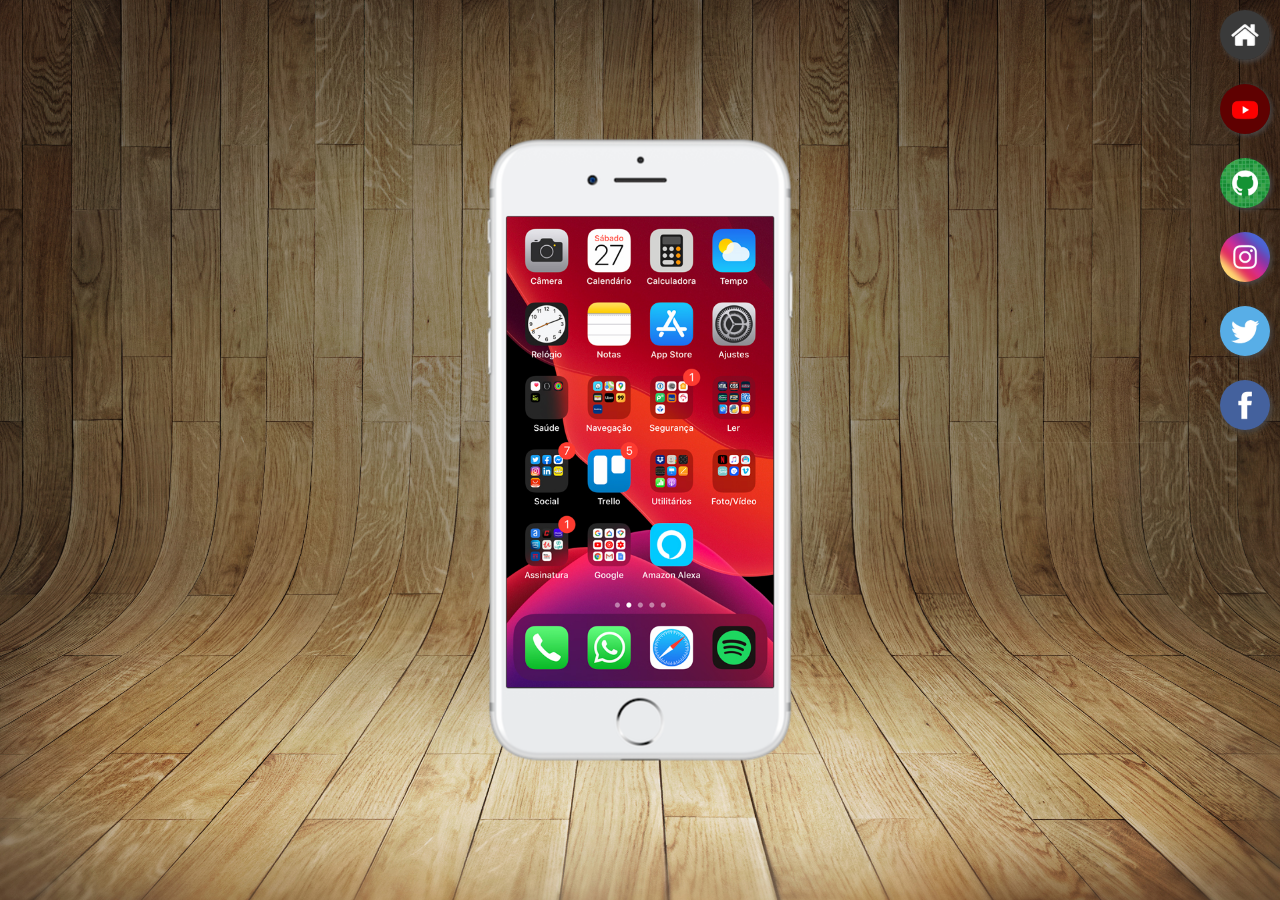
<file: index.html>
<!DOCTYPE html>
<html lang="pt-br">
<head>
    <meta charset="UTF-8">
    <meta name="viewport" content="width=device-width, initial-scale=1.0">
    <title>Redes Sociais </title>
    <link rel="shortcut icon" href="favicon.ico" type="image/x-icon">
    <link rel="stylesheet" href="estilos/style.css">
</head>
<body>
    <main>
        <section id="telefone">
            <iframe src="home.html" name="tela" id="tela" frameborder="0"></iframe>
        </section>
        <section id="redes-socias">
            <a href="home.html" target="tela"><img src="imagens/logo-home.jpg" alt="home"></a><br>
            <a href=youtube.html target="tela"><img src="imagens/logo-youtube.jpg" alt="logo-youtube"></a><br>
            <a href="github.html" target="tela"><img src="imagens/logo-github.jpg" alt="logo-github"></a><br>
            <a href="instagram.html" target="tela"><img src="imagens/logo-instagram.jpg" alt="logo-instagram"></a><br>
            <a href="twitter.html" target="tela"><img src="imagens/logo-twitter.jpg" alt="logo-twitter"></a><br>
            <a href="facebook.html" target="tela"><img src="imagens/logo-facebook.jpg" alt="logo-facebook"></a>
        </section>
    </main>
</body>
</html>
</file>
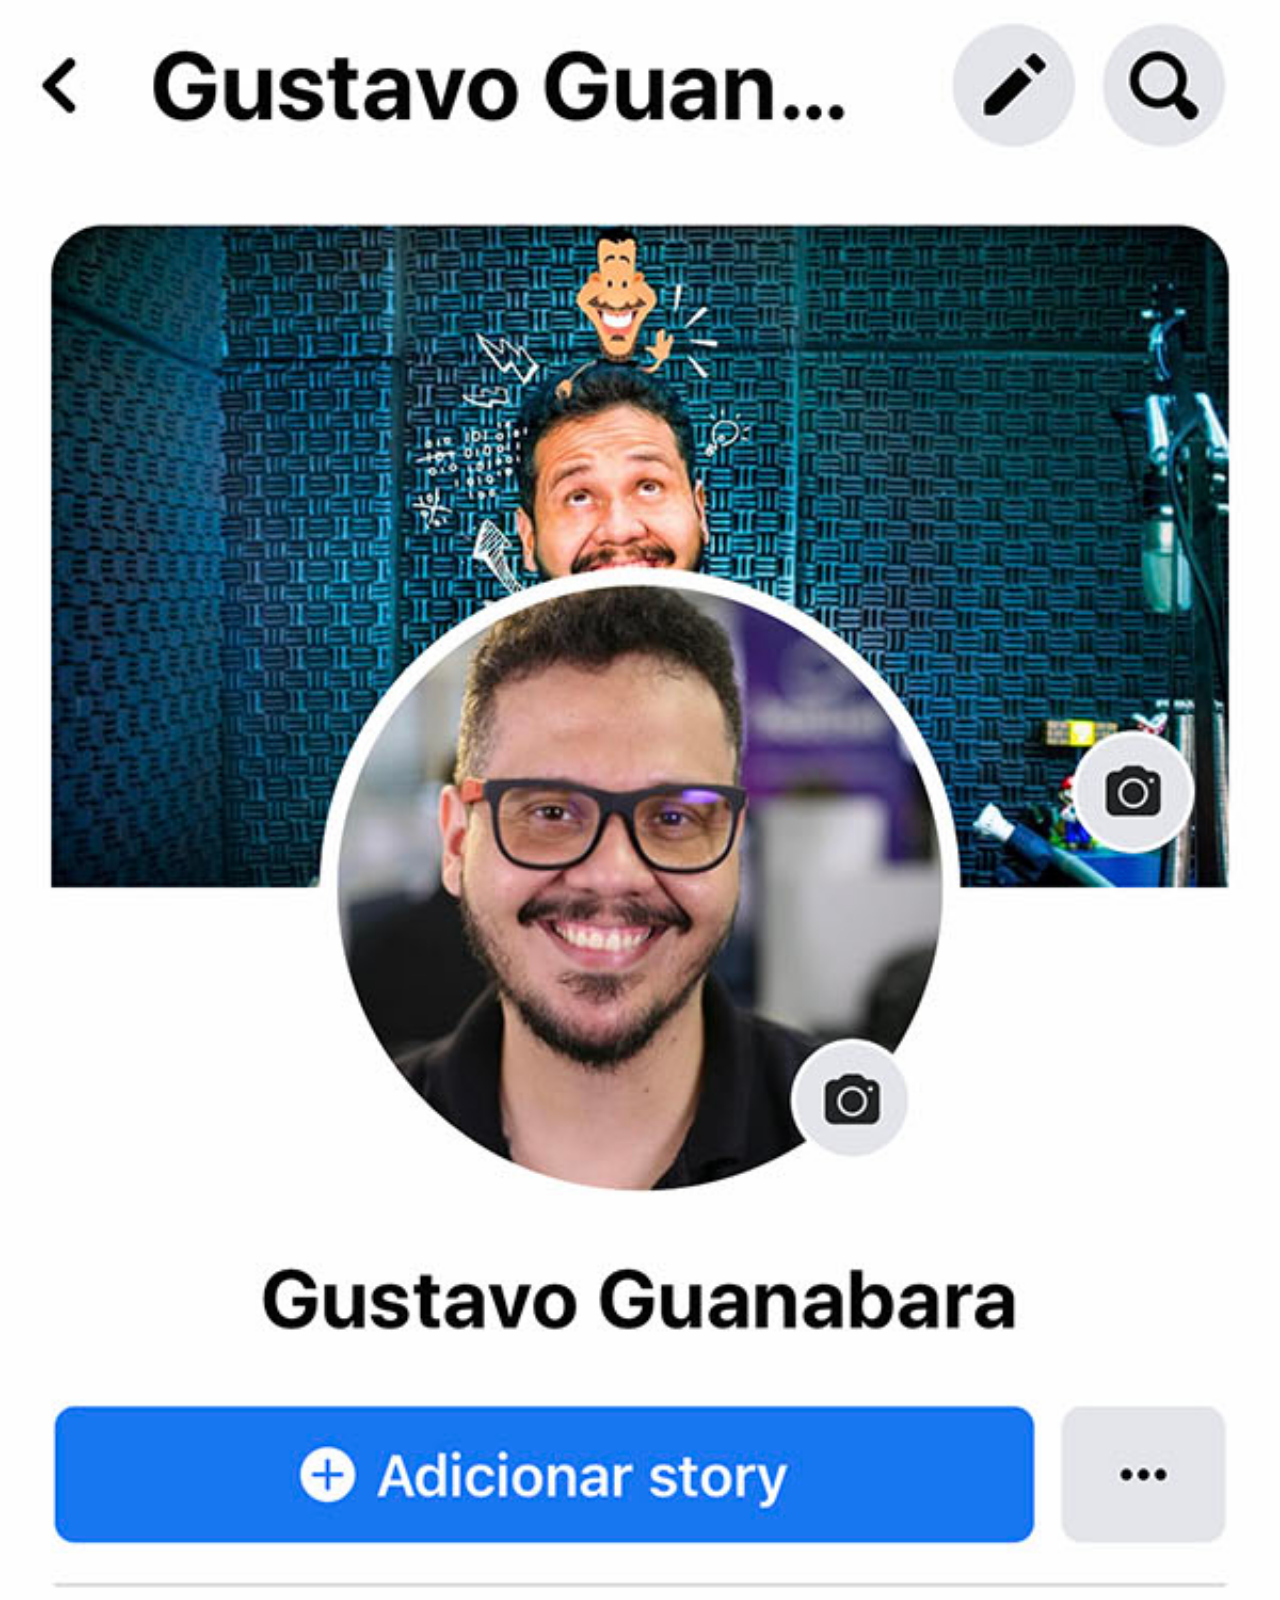
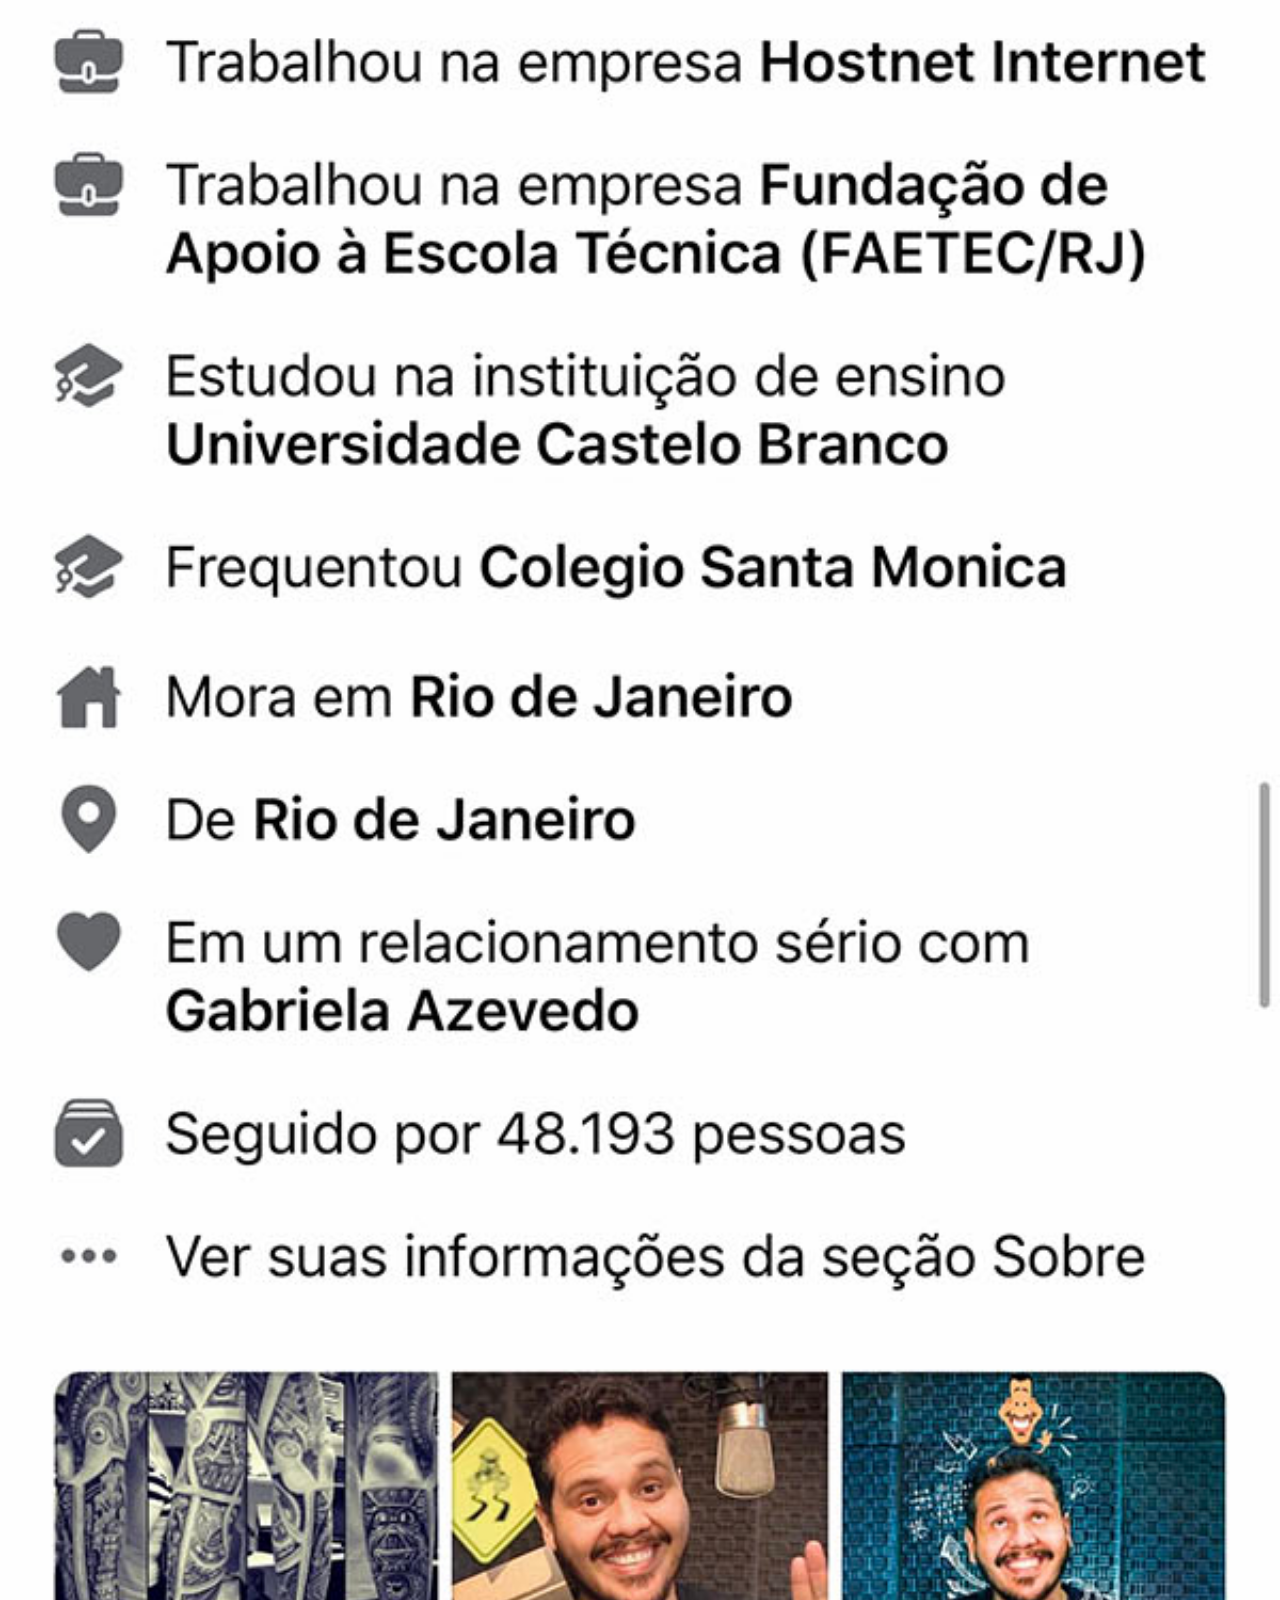
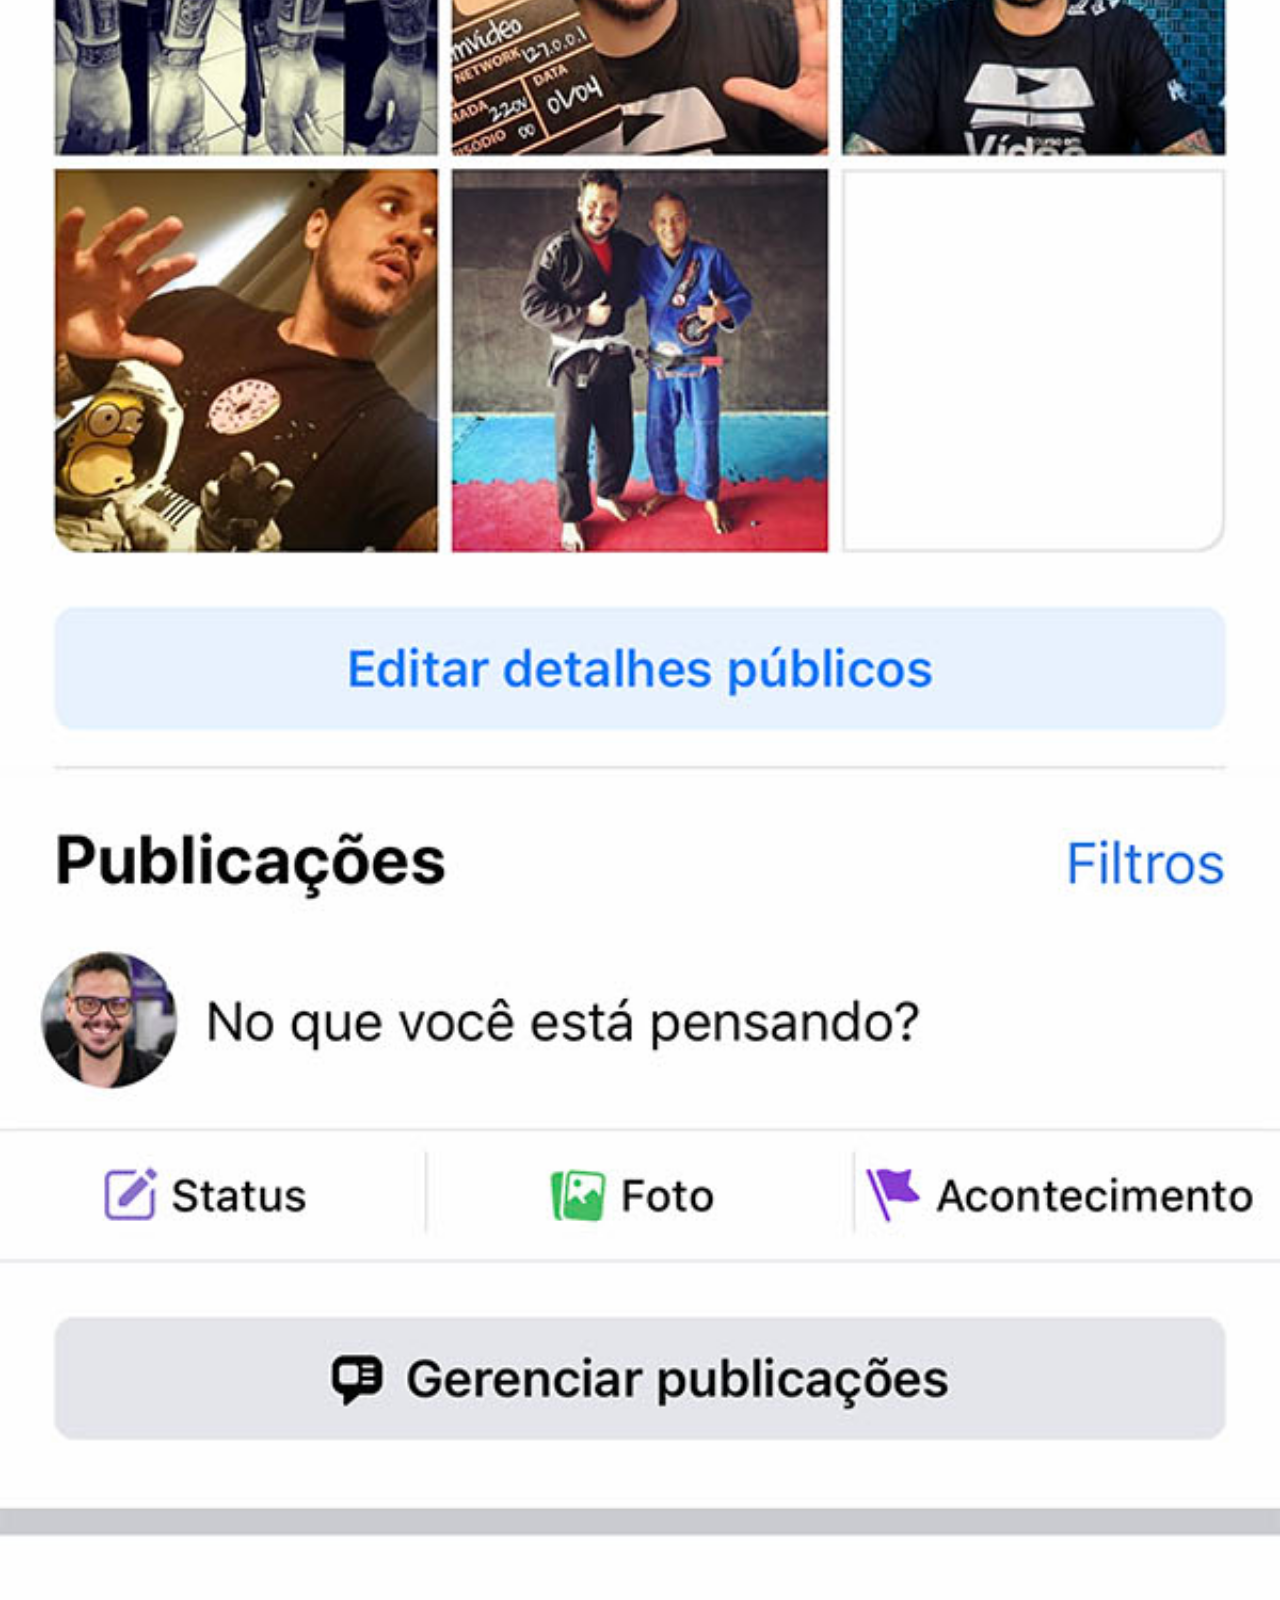
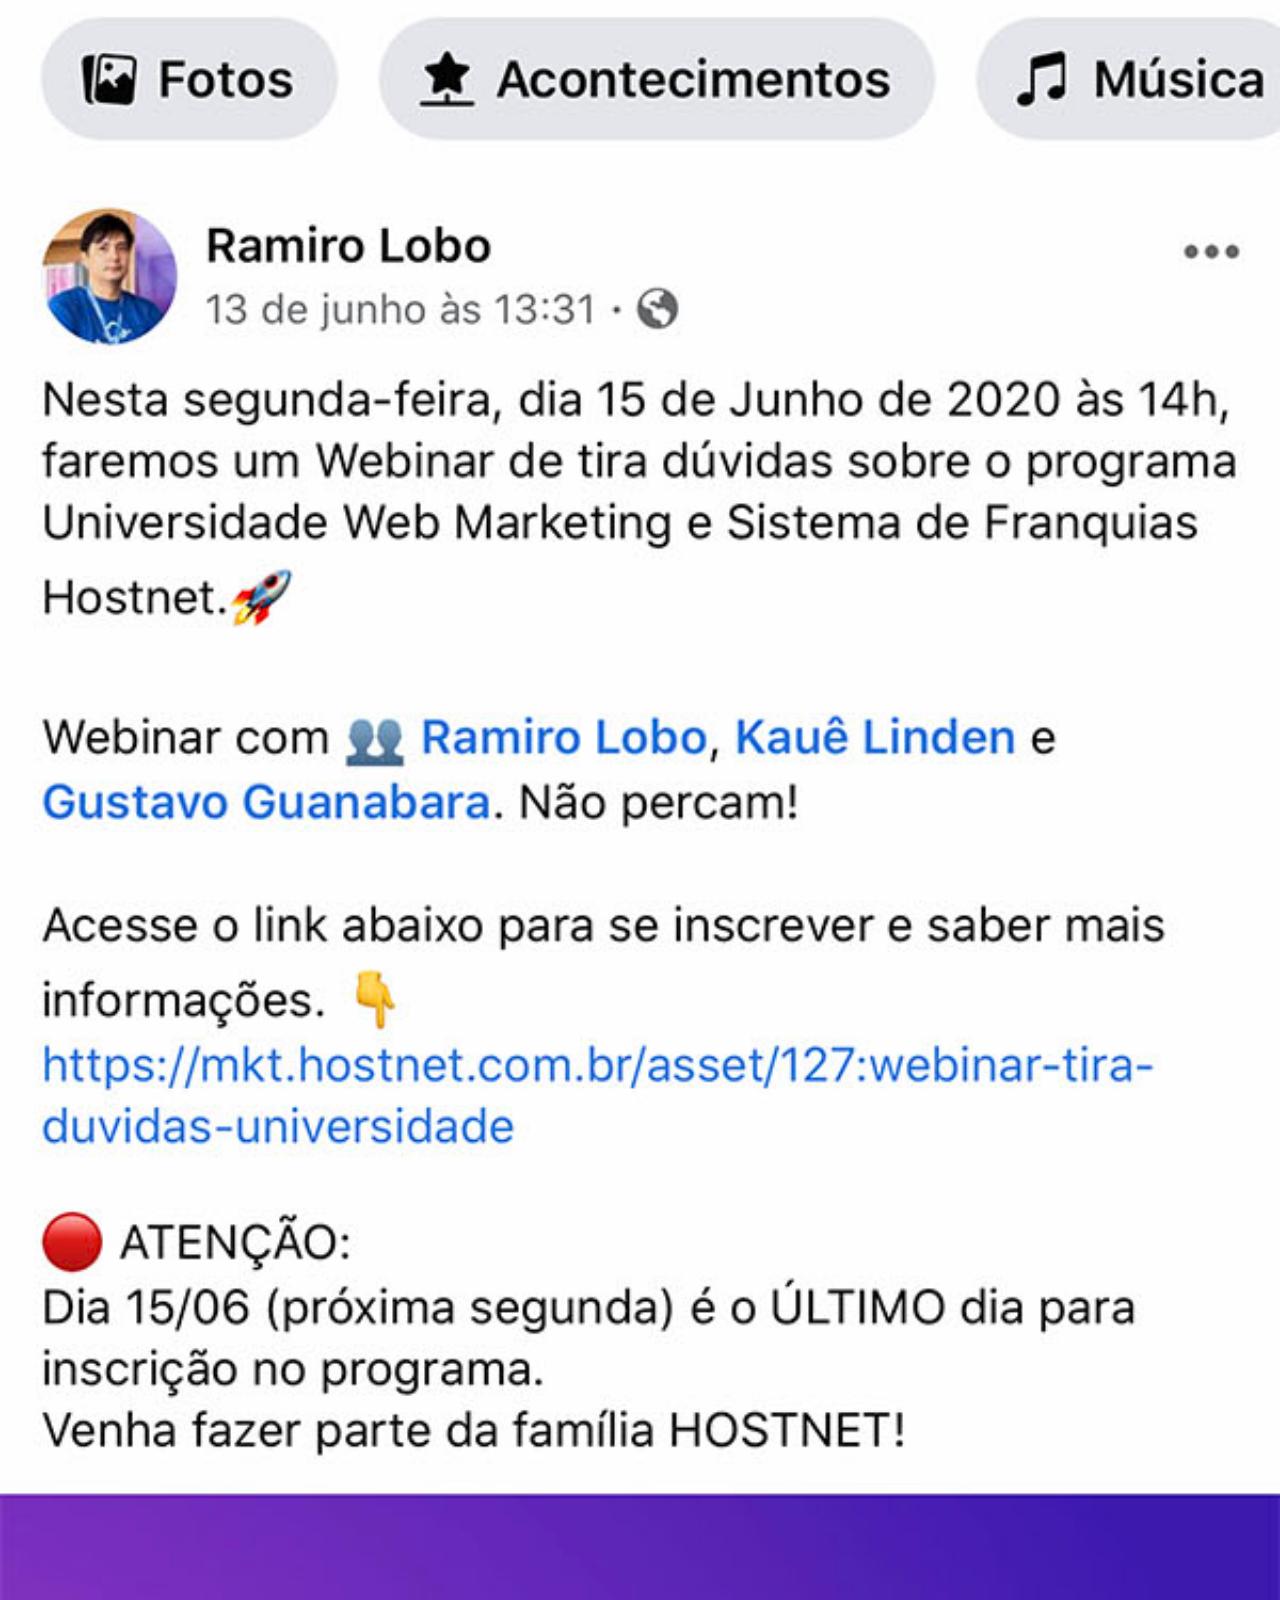
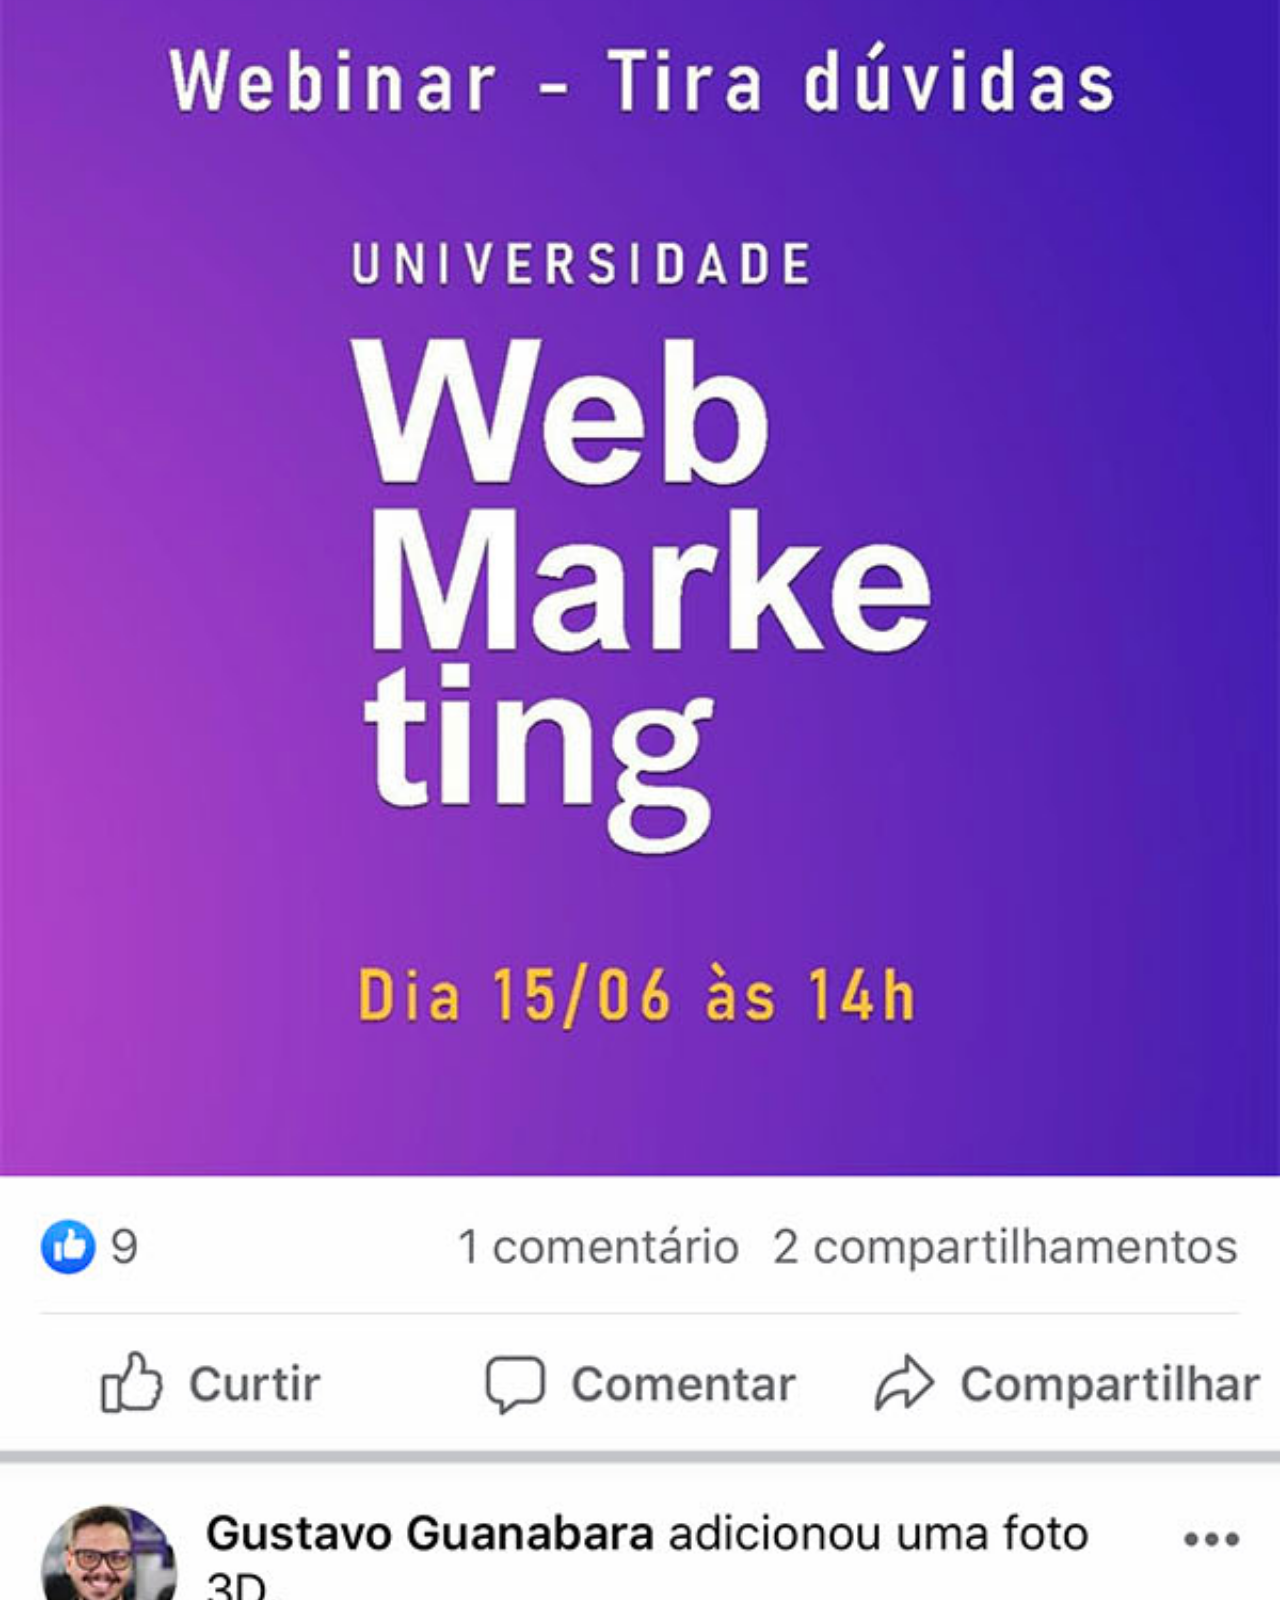
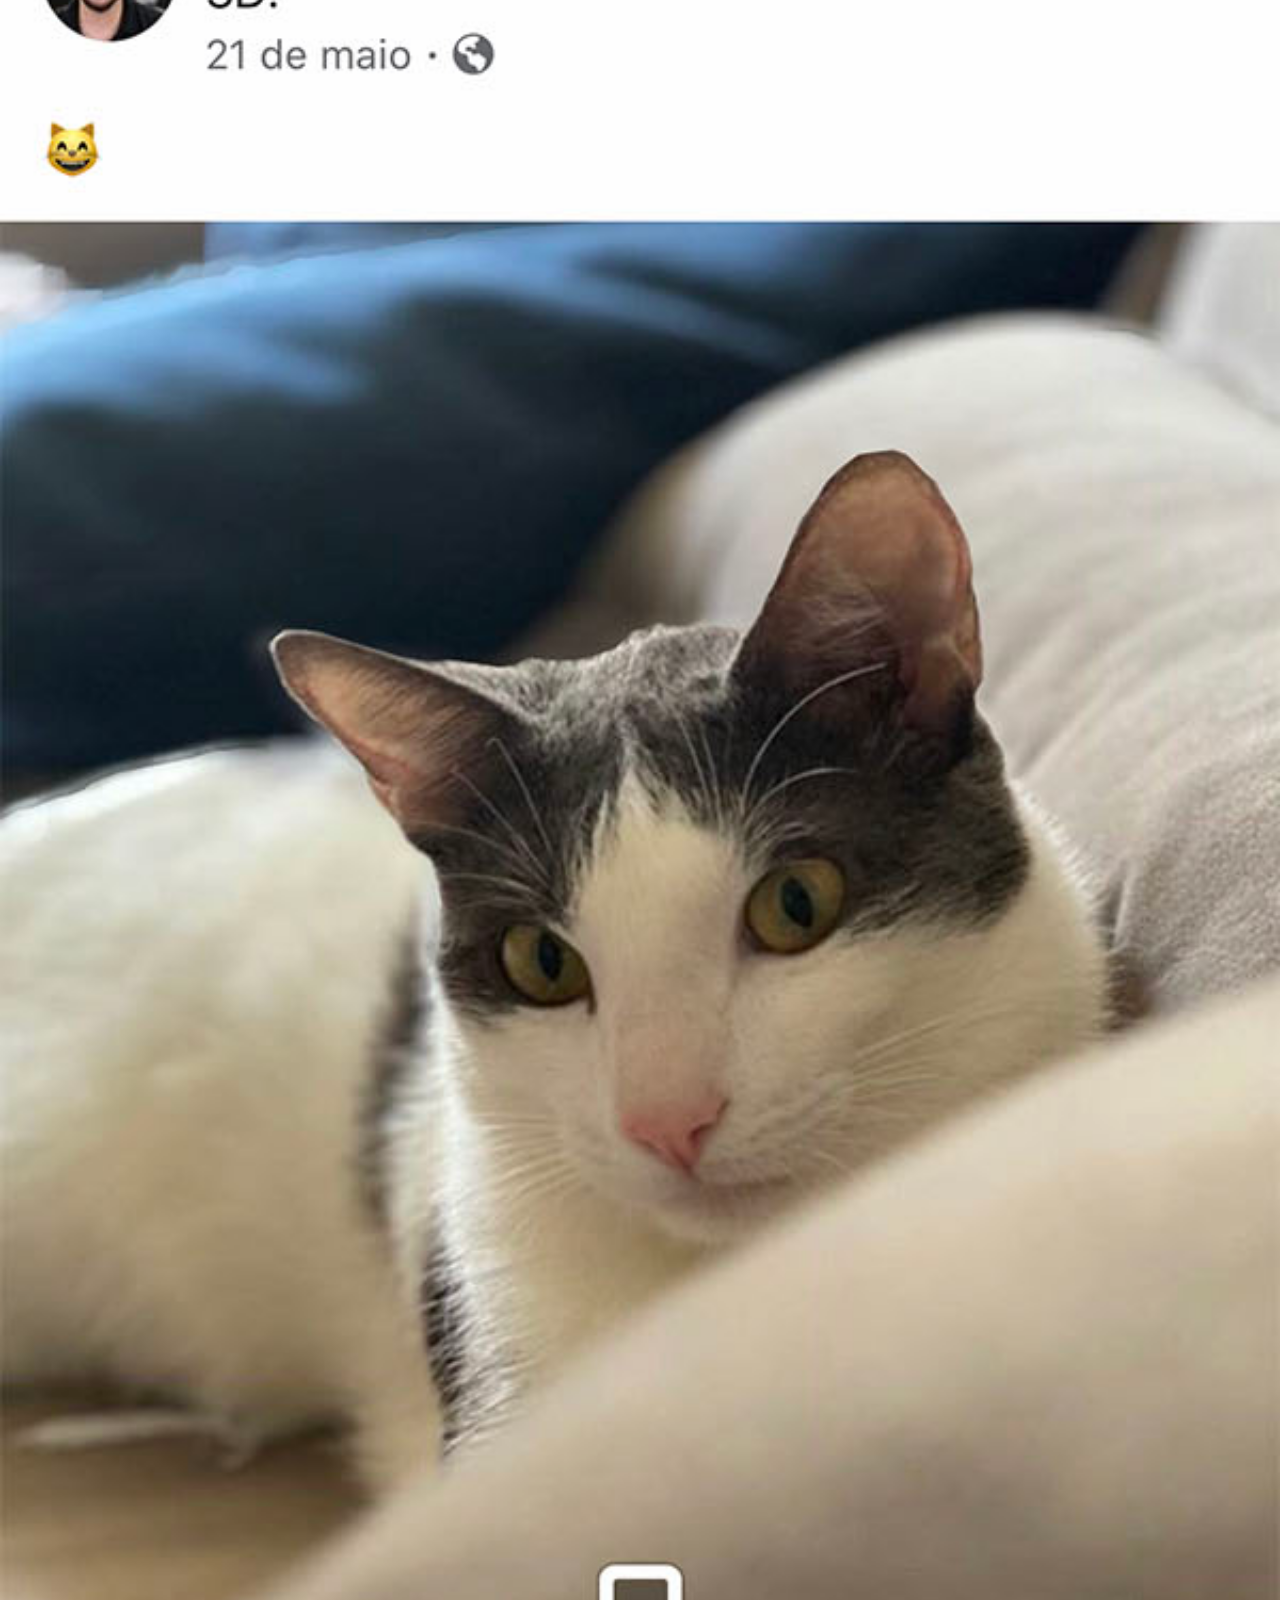
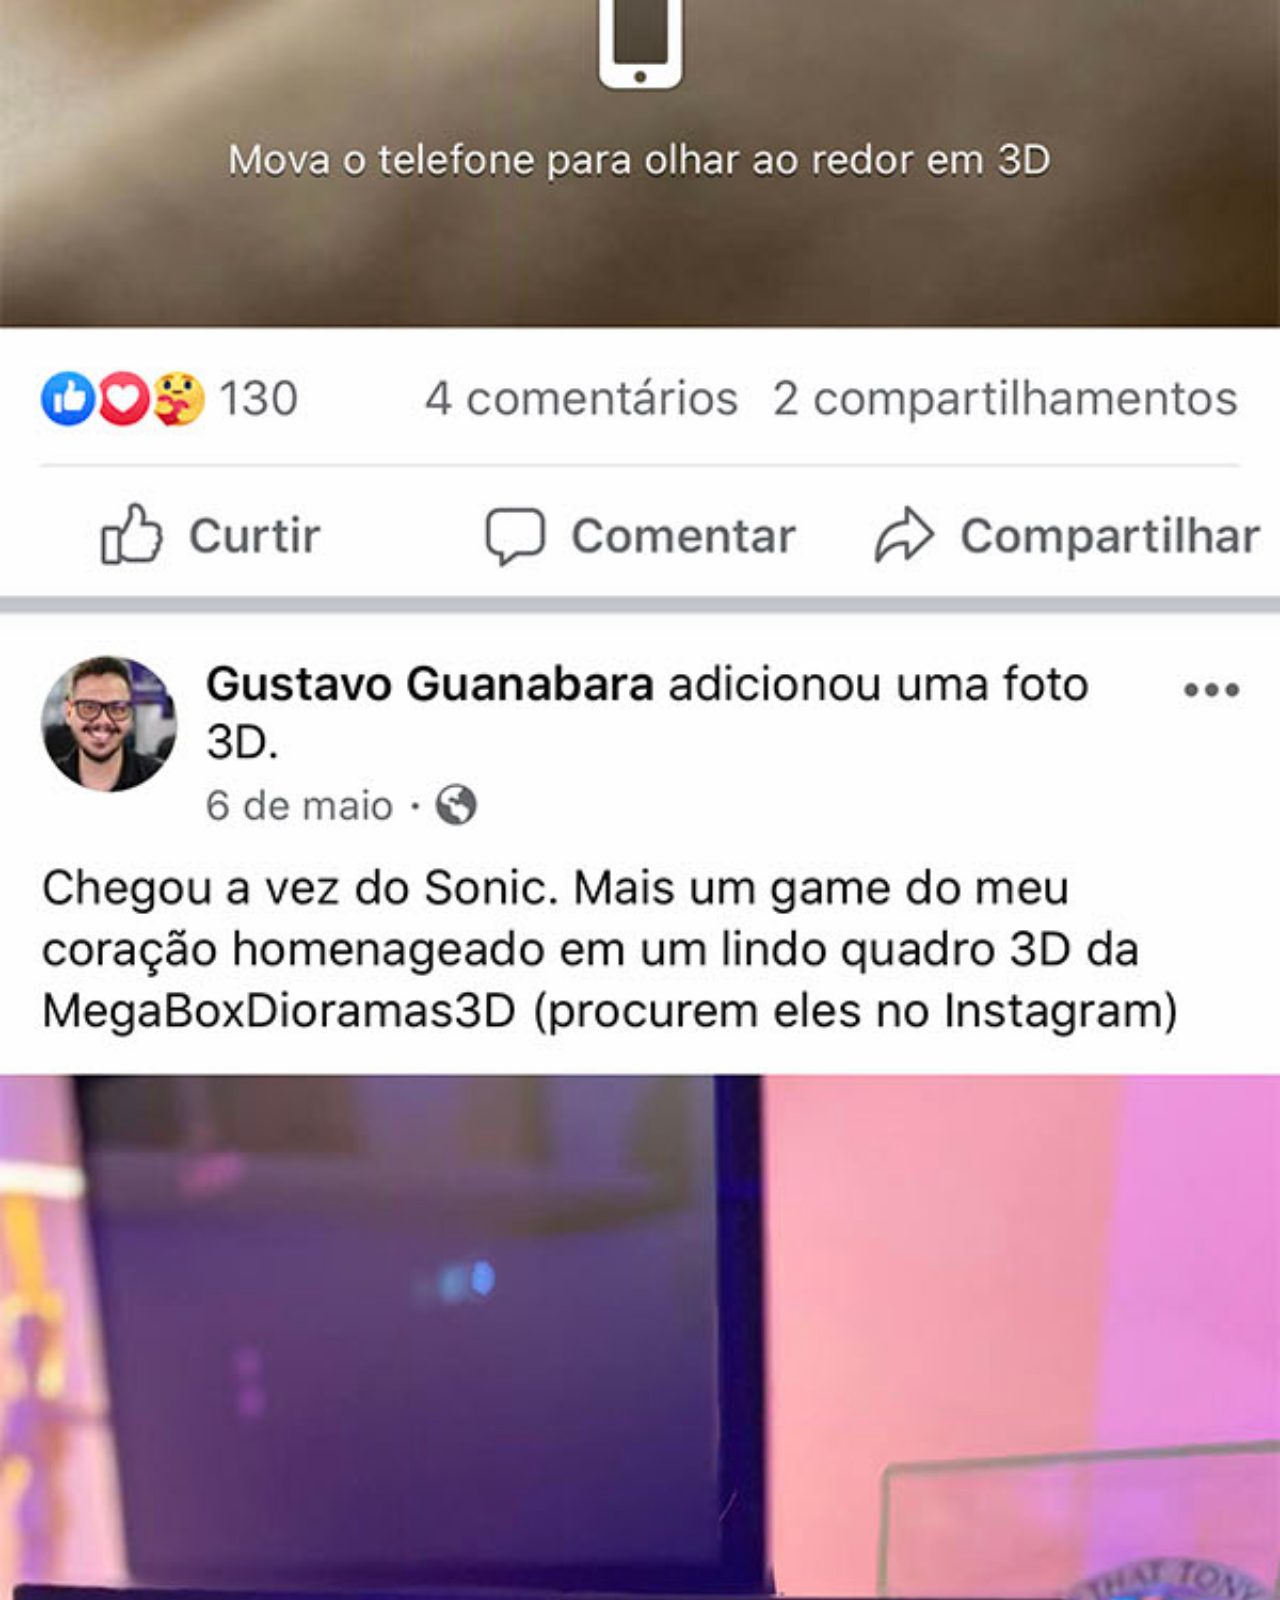
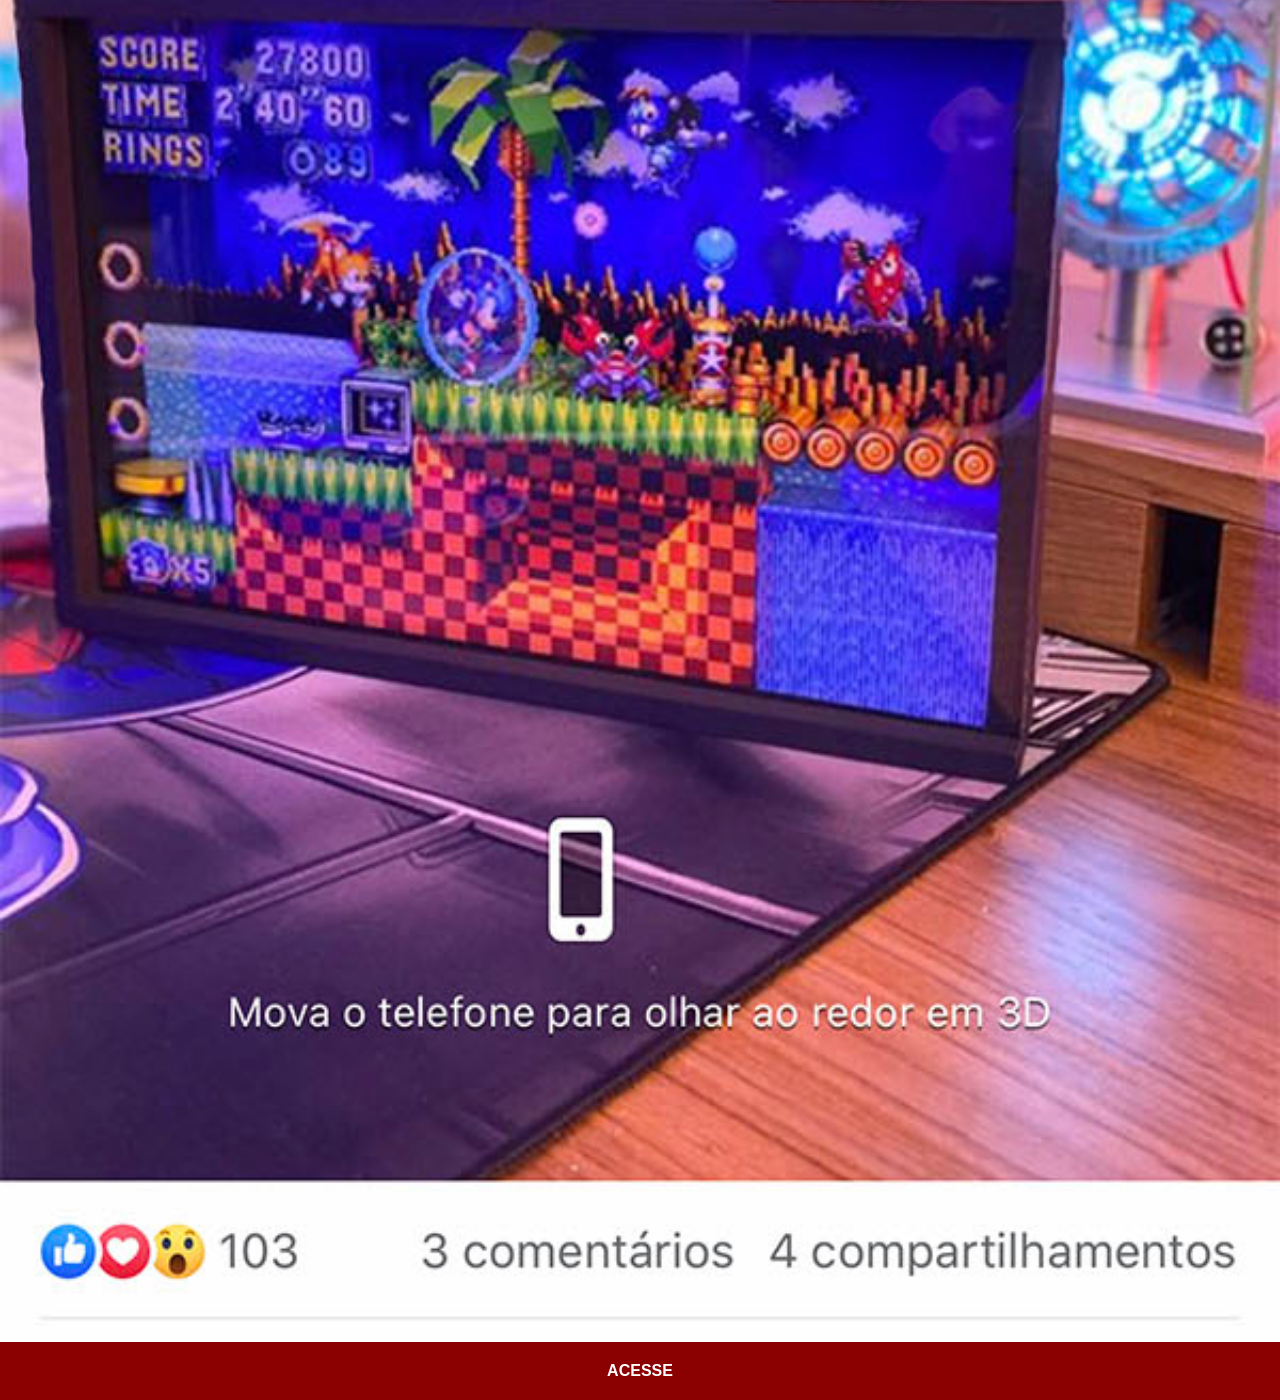
<file: facebook.html>
<!DOCTYPE html>
<html lang="pt-br">
<head>
    <meta charset="UTF-8">
    <meta name="viewport" content="width=device-width, initial-scale=1.0">
    <title>FaceBook</title>
    <link rel="stylesheet" href="estilos/social.css">
</head>
<body>
    <img src="imagens/tela-facebook.jpg" alt="FaceBook">
    <a href="https://www.facebook.com/gustavoguanabara" target="_blank">ACESSE</a>
</body>
</html>
</file>
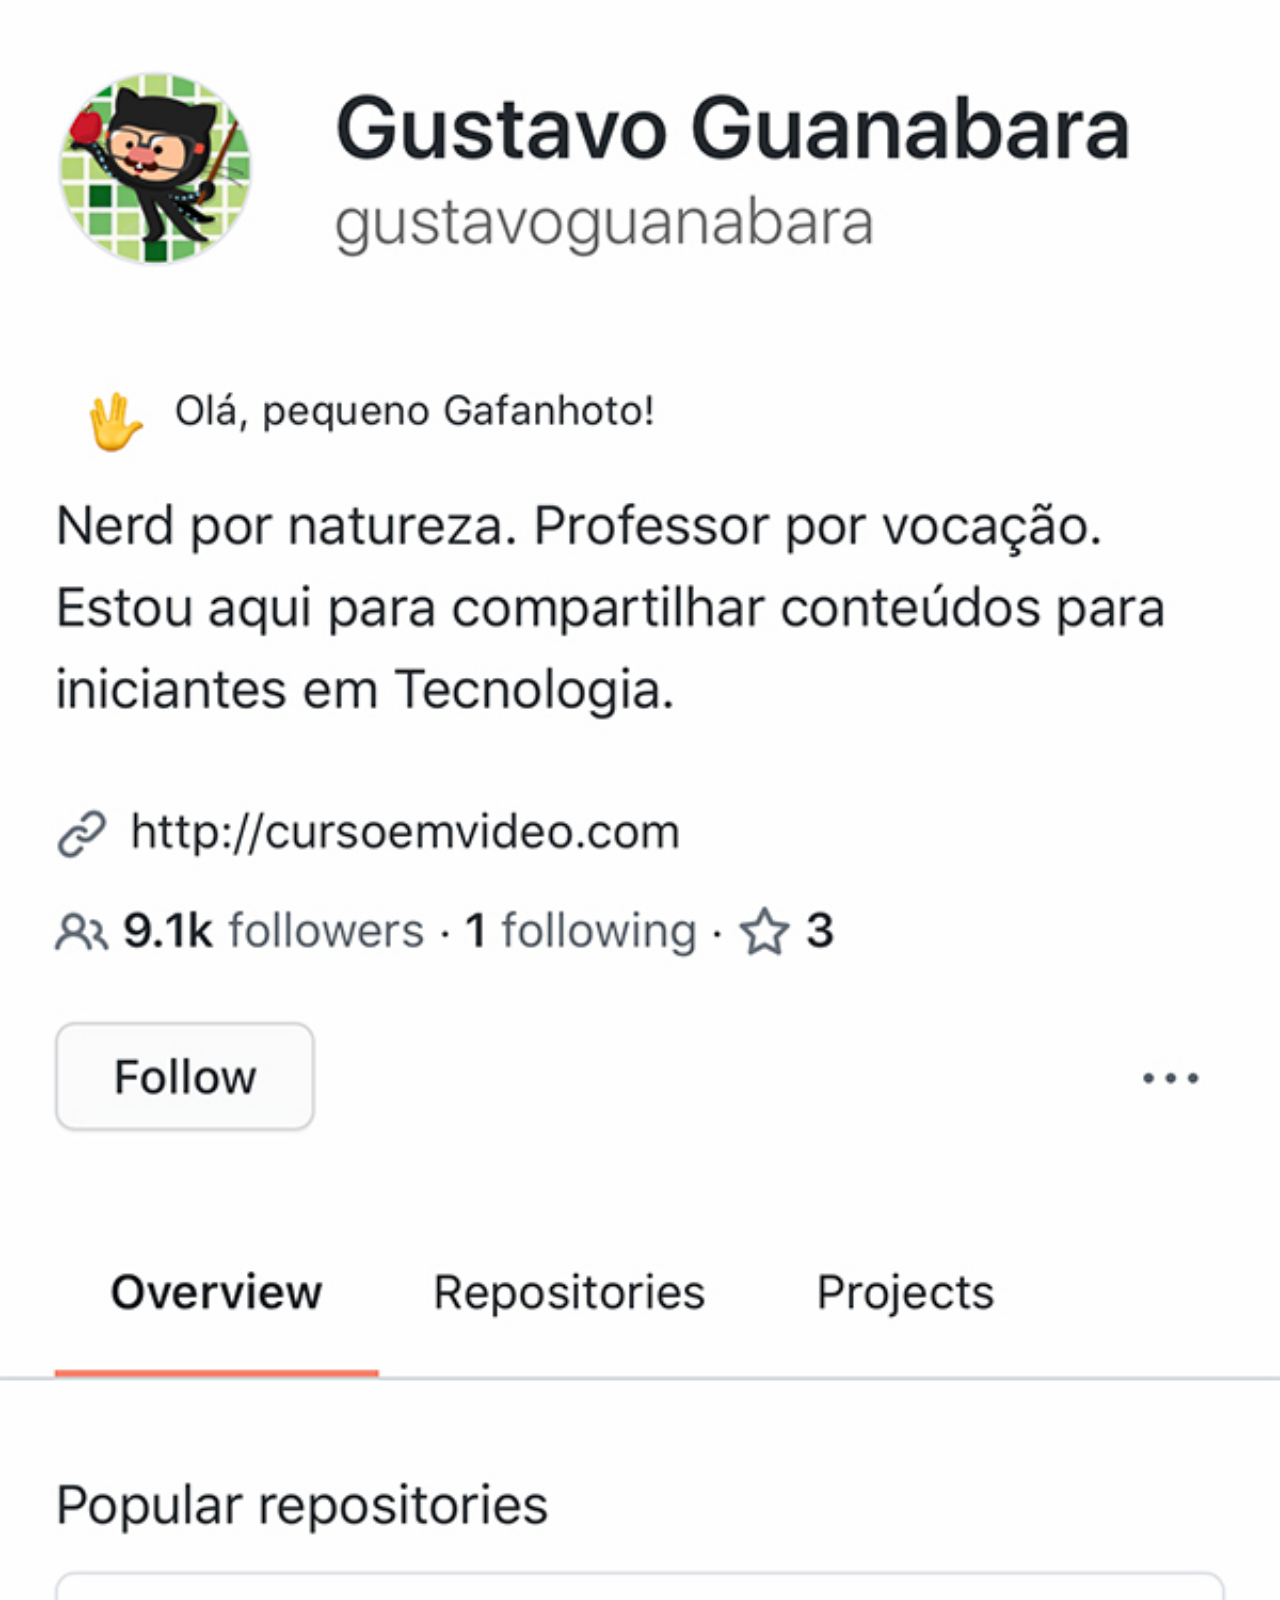
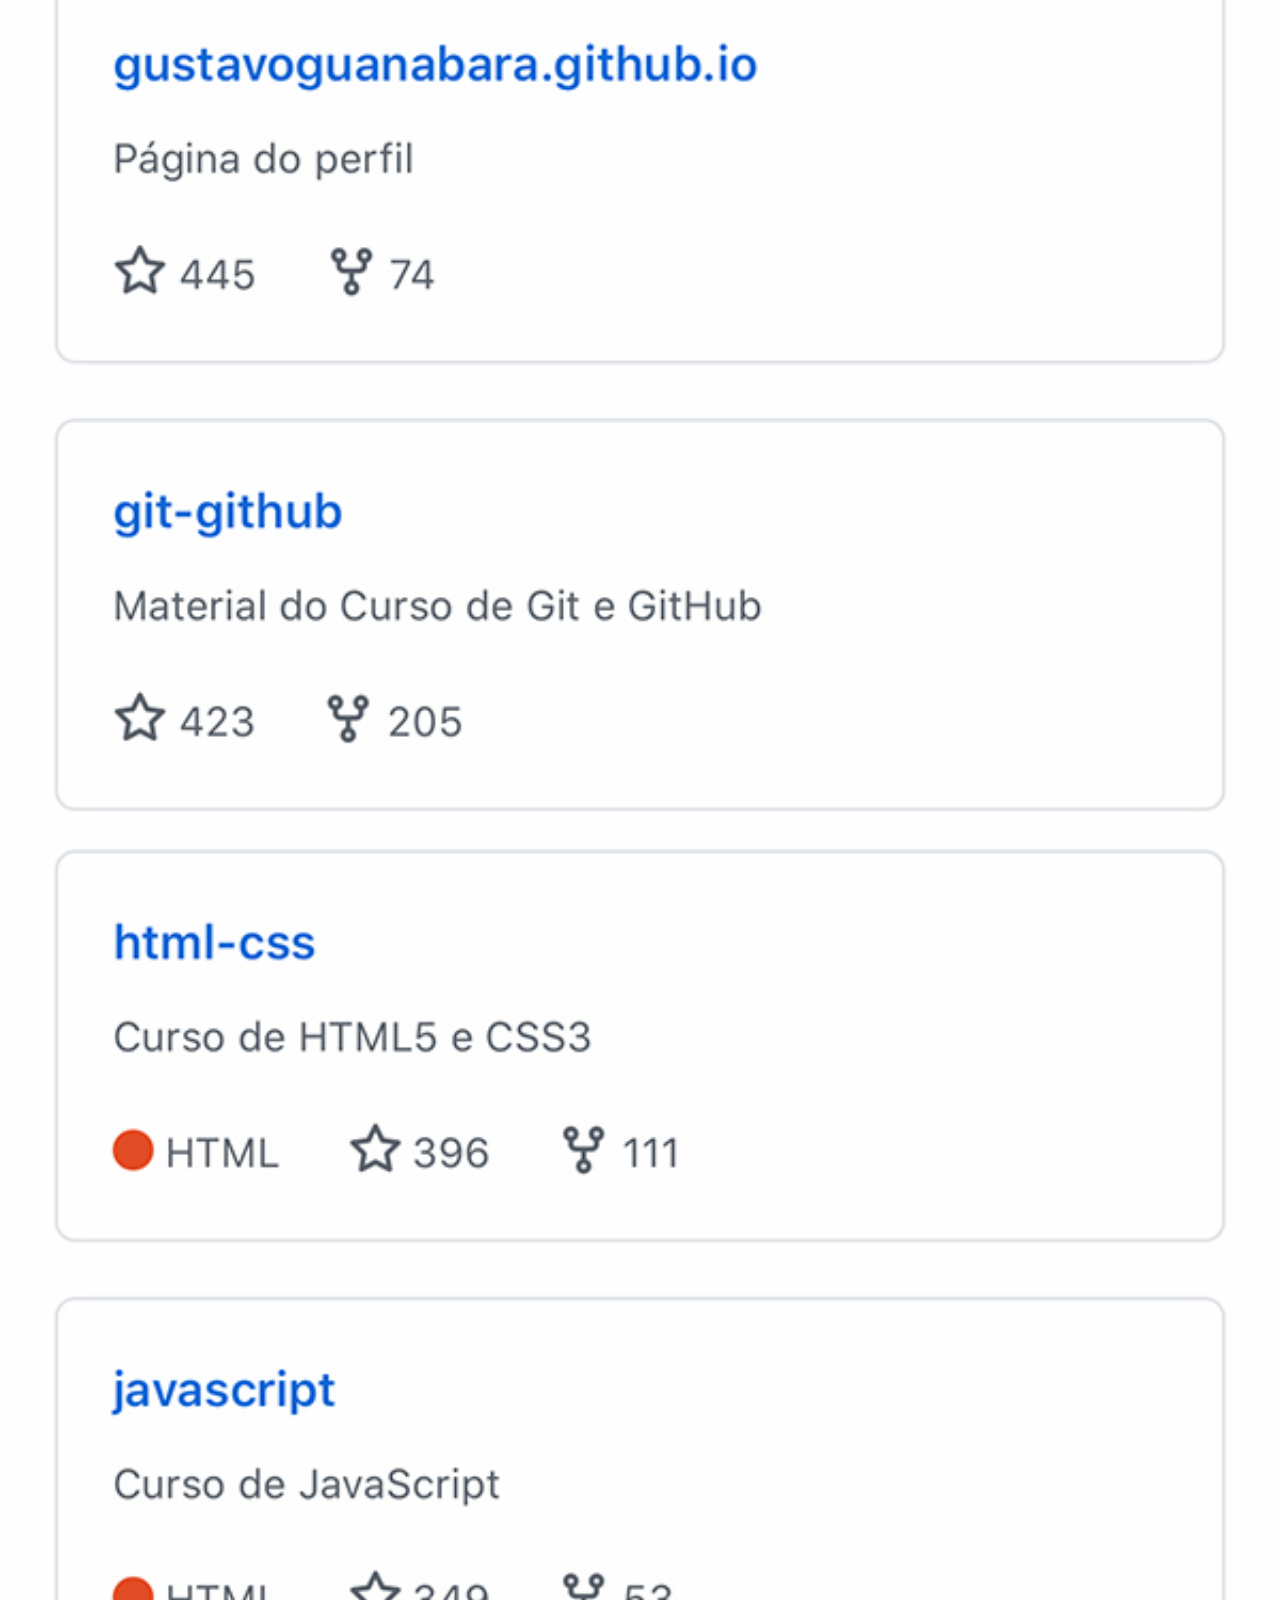
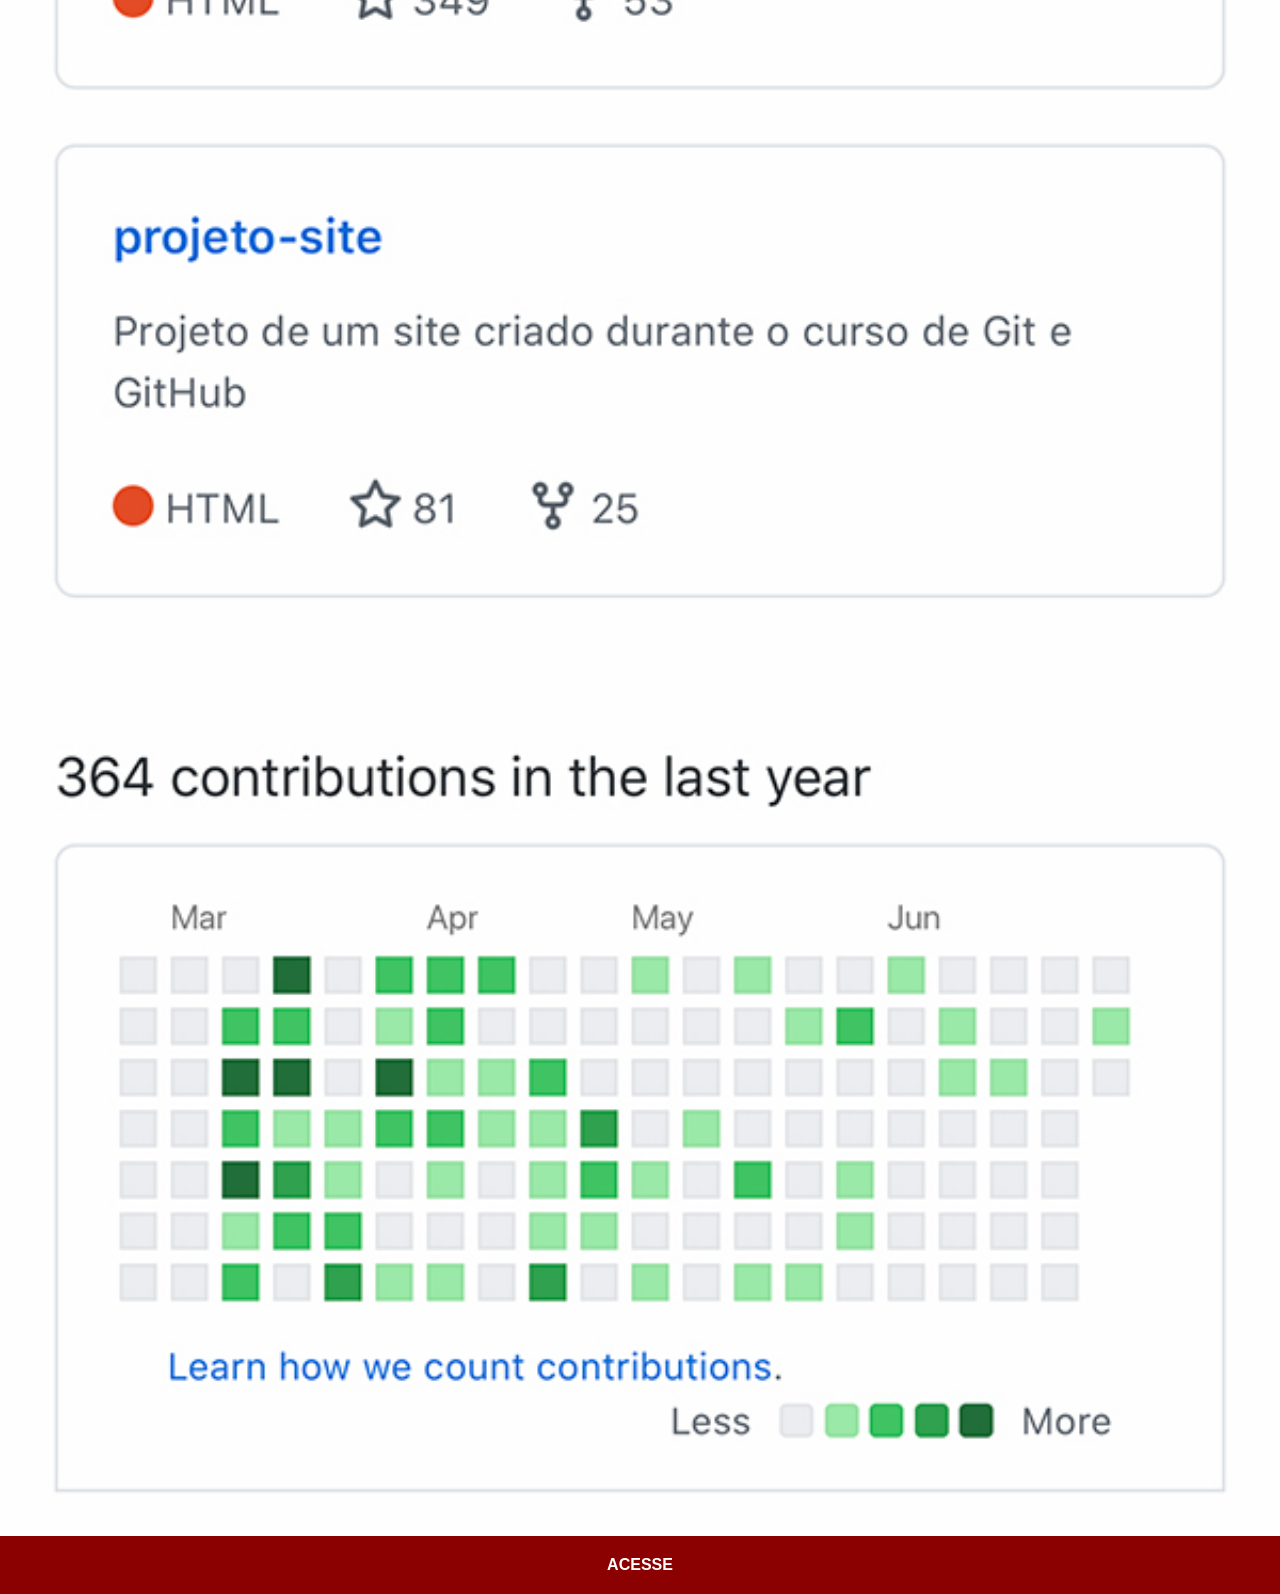
<file: github.html>
<!DOCTYPE html>
<html lang="pt-br">
<head>
    <meta charset="UTF-8">
    <meta name="viewport" content="width=device-width, initial-scale=1.0">
    <title>GitHub</title>
    <link rel="stylesheet" href="estilos/social.css">
</head>
<body>
    <img src="imagens/tela-github.jpg" alt="GitHub">
    <a href="https://github.com/gustavoguanabara" target="_blank">ACESSE</a>
</body>
</html>
</file>
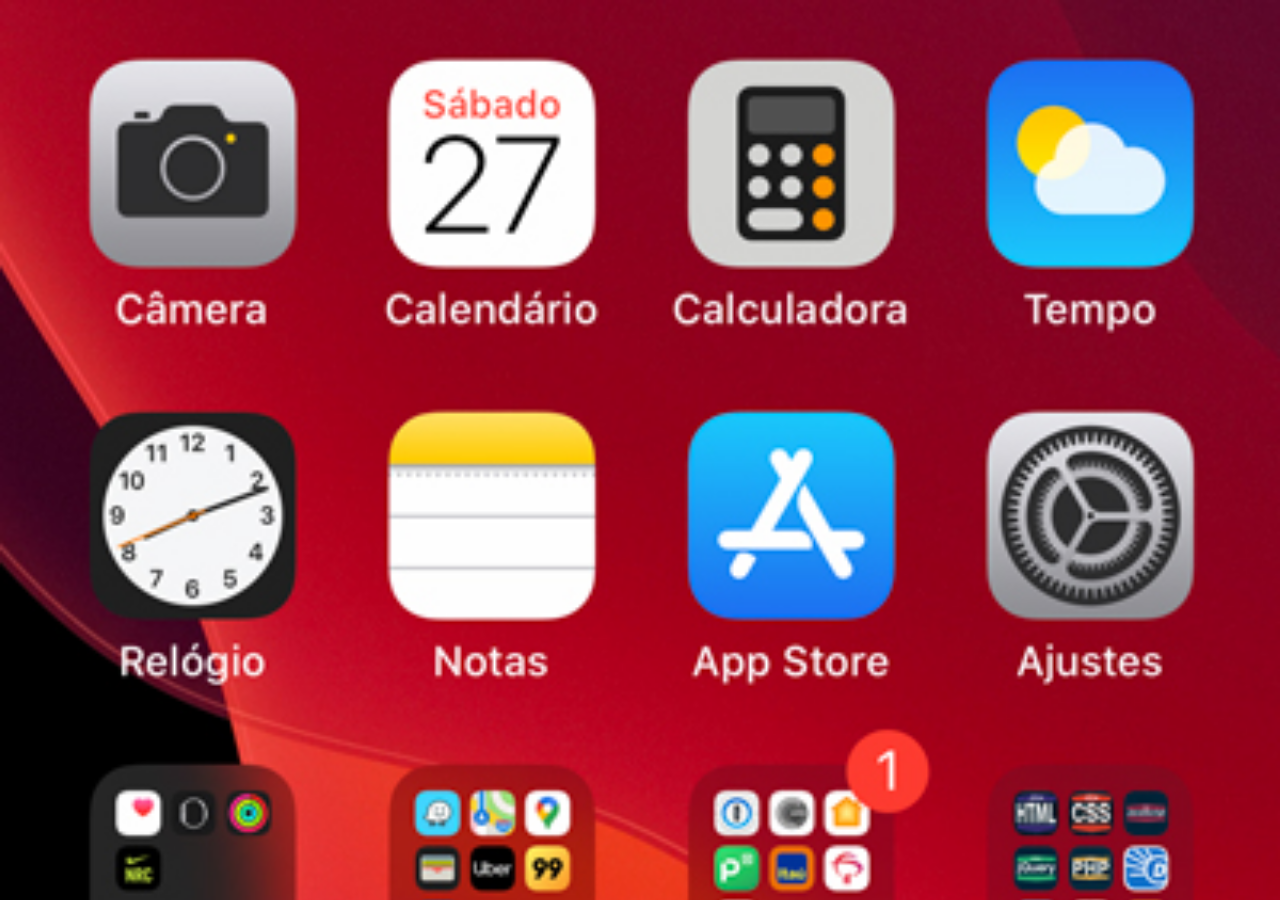
<file: home.html>
<!DOCTYPE html>
<html lang="pt-br">
<head>
    <meta charset="UTF-8">
    <meta name="viewport" content="width=device-width, initial-scale=1.0">
    <title>home</title>
    <style>
        *{
            margin: 0;
            padding: 0;
        }
        body {
           width: 100vw;
           height: 100vh;
           background: black url('imagens/tela-home.jpg')no-repeat top center;
           background-size: cover;

        }
    </style>
</head>
<body>
    
</body>
</html>
</file>
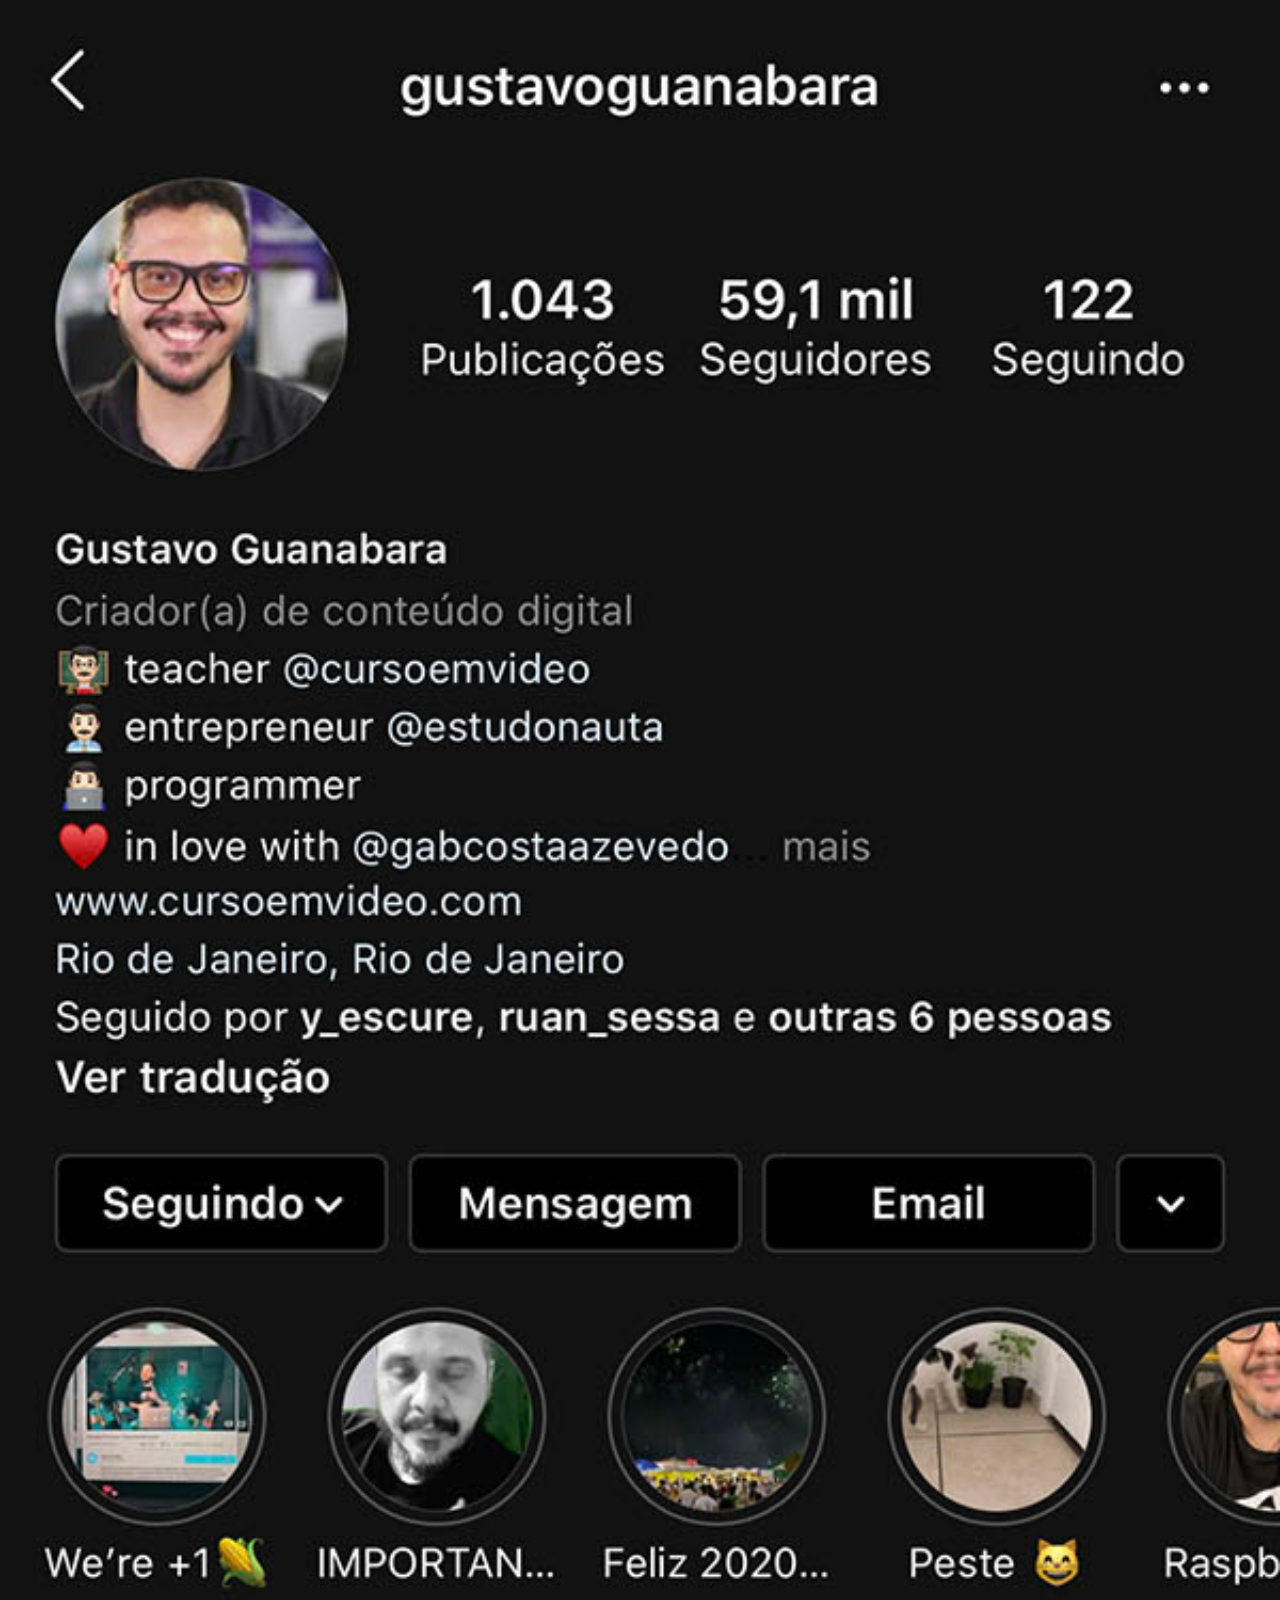
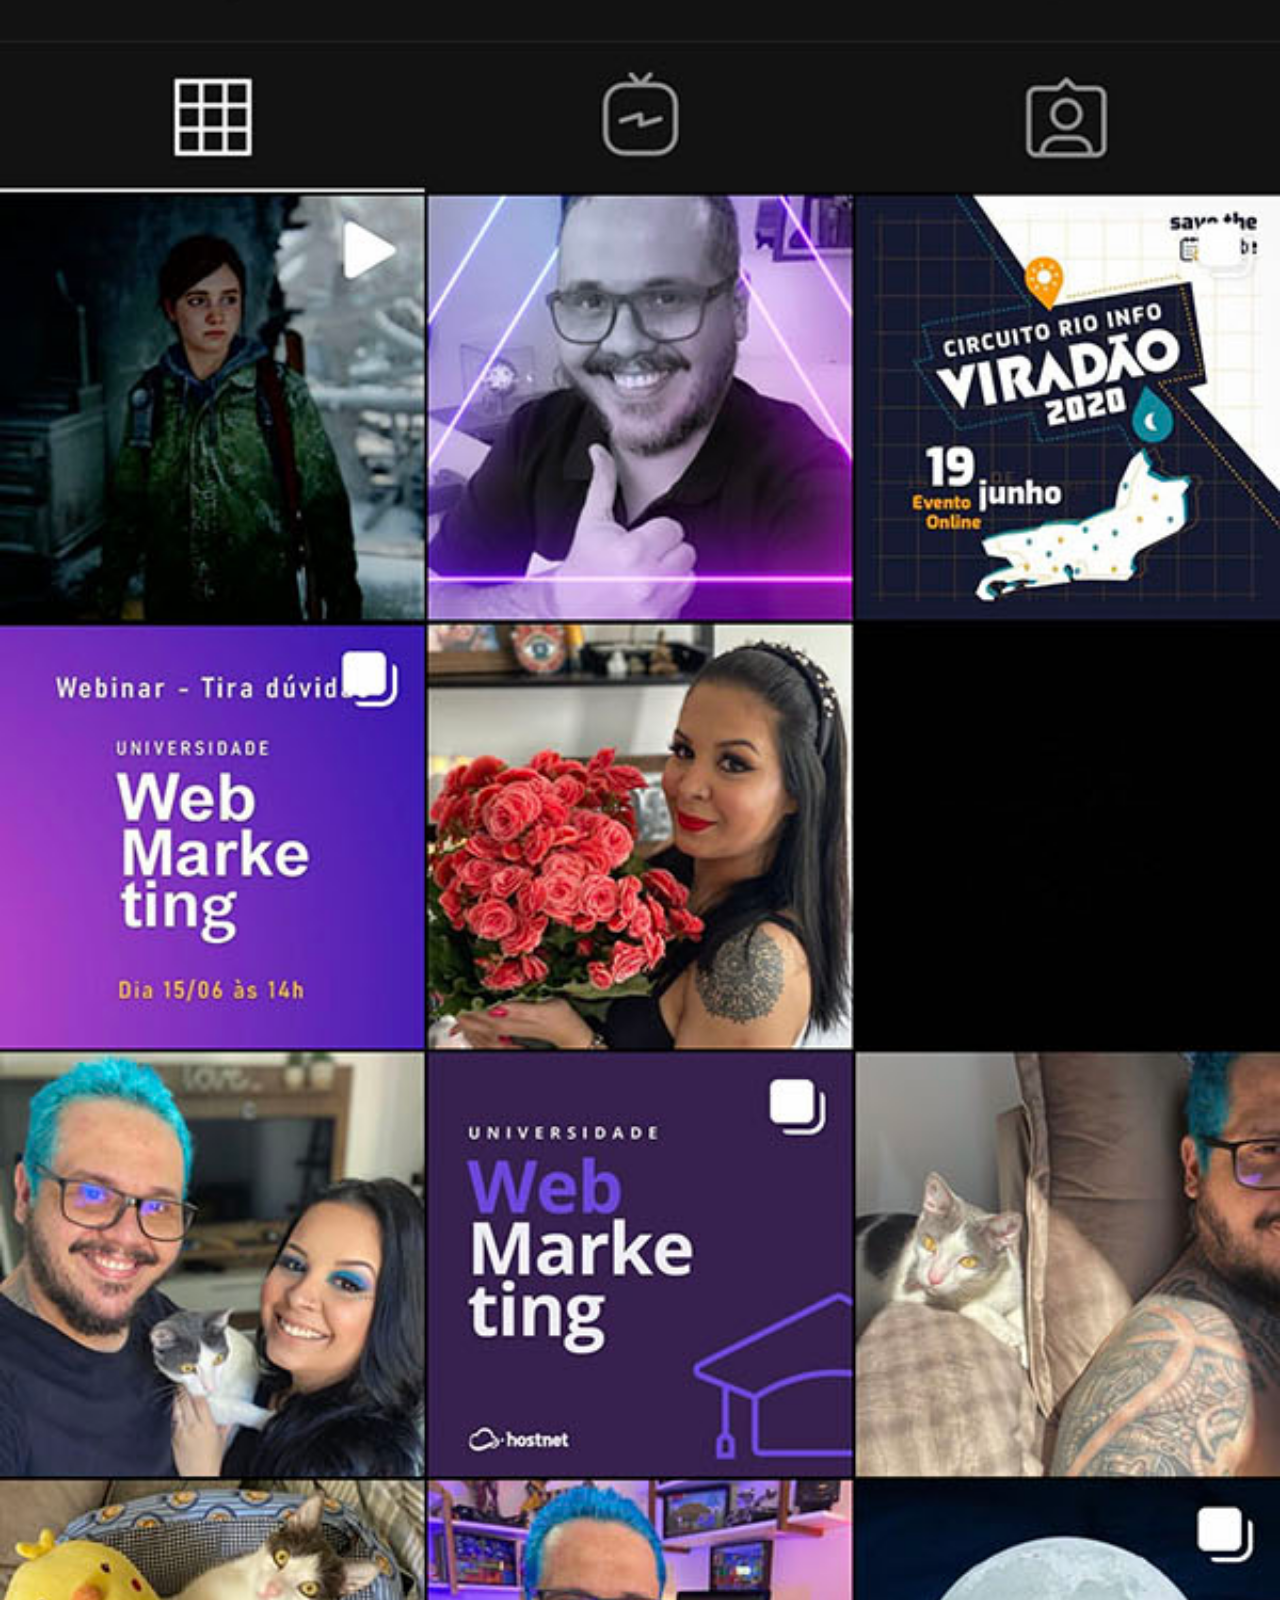
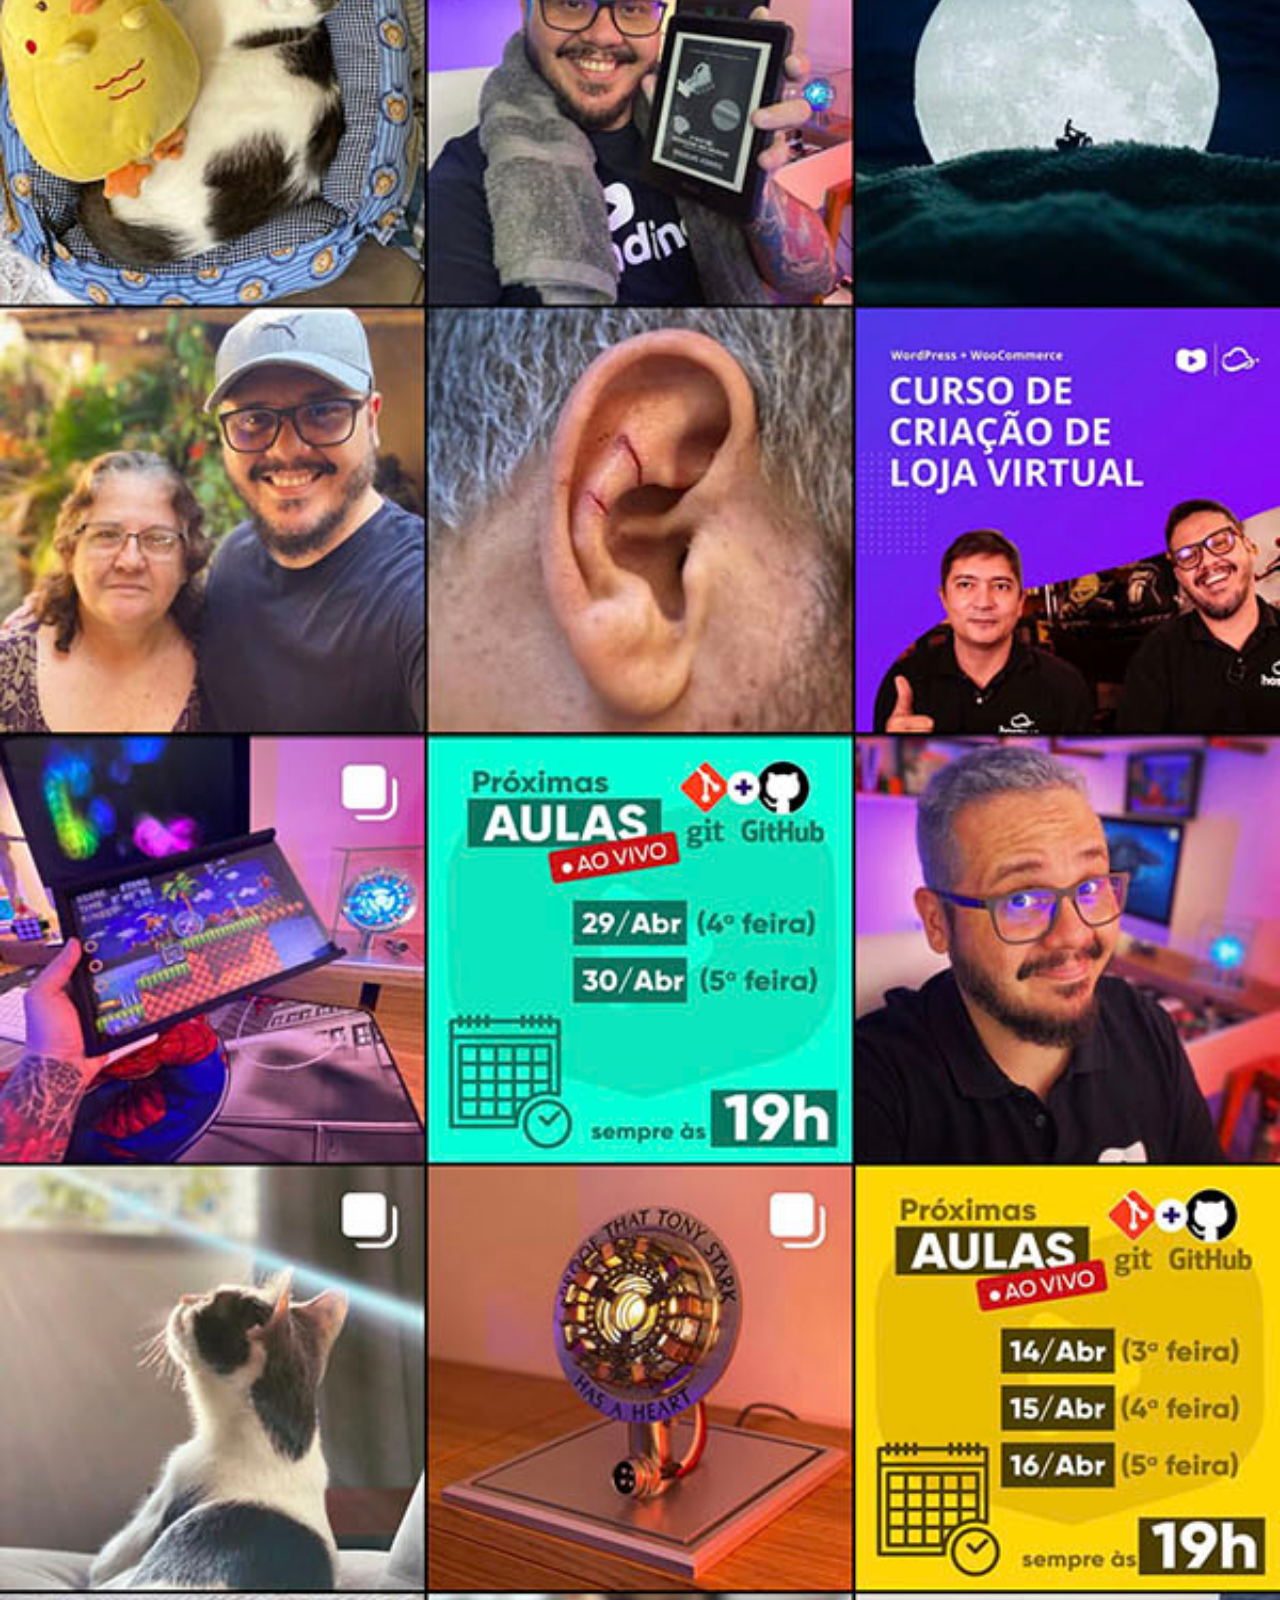
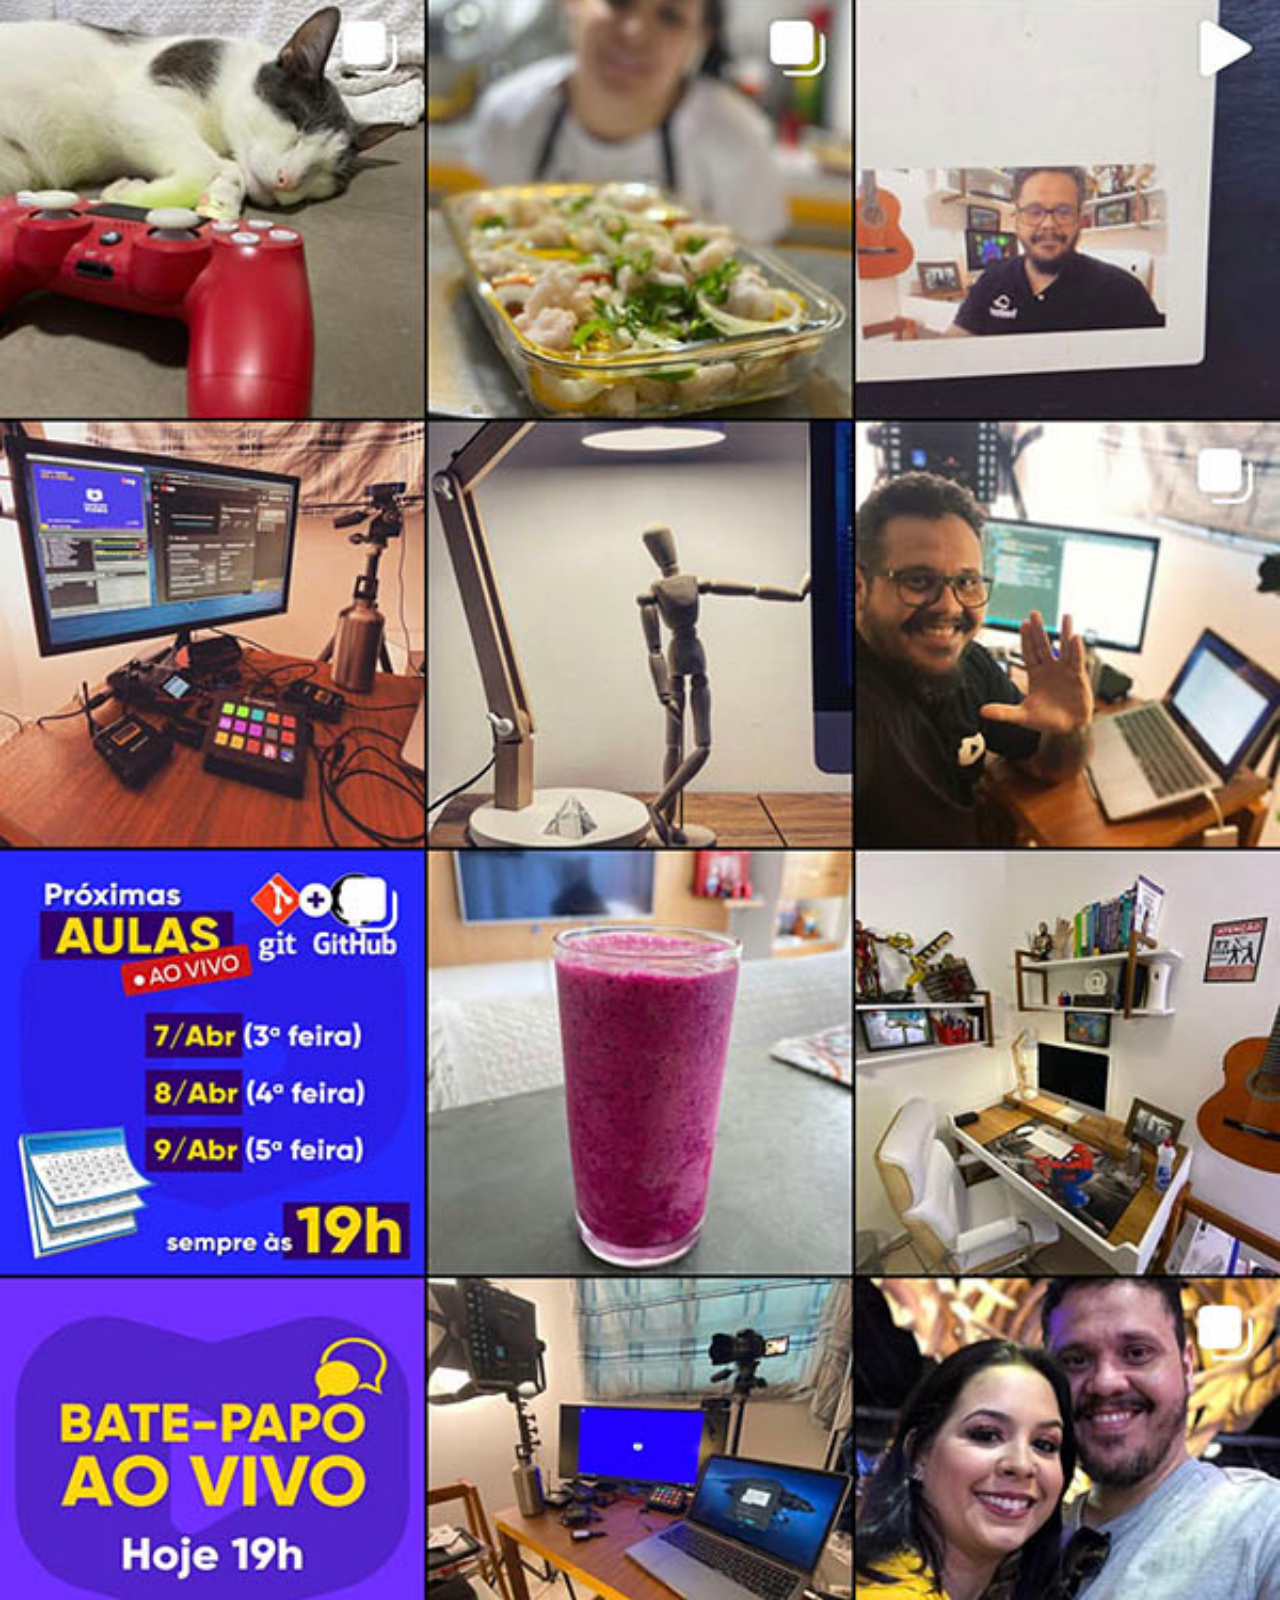
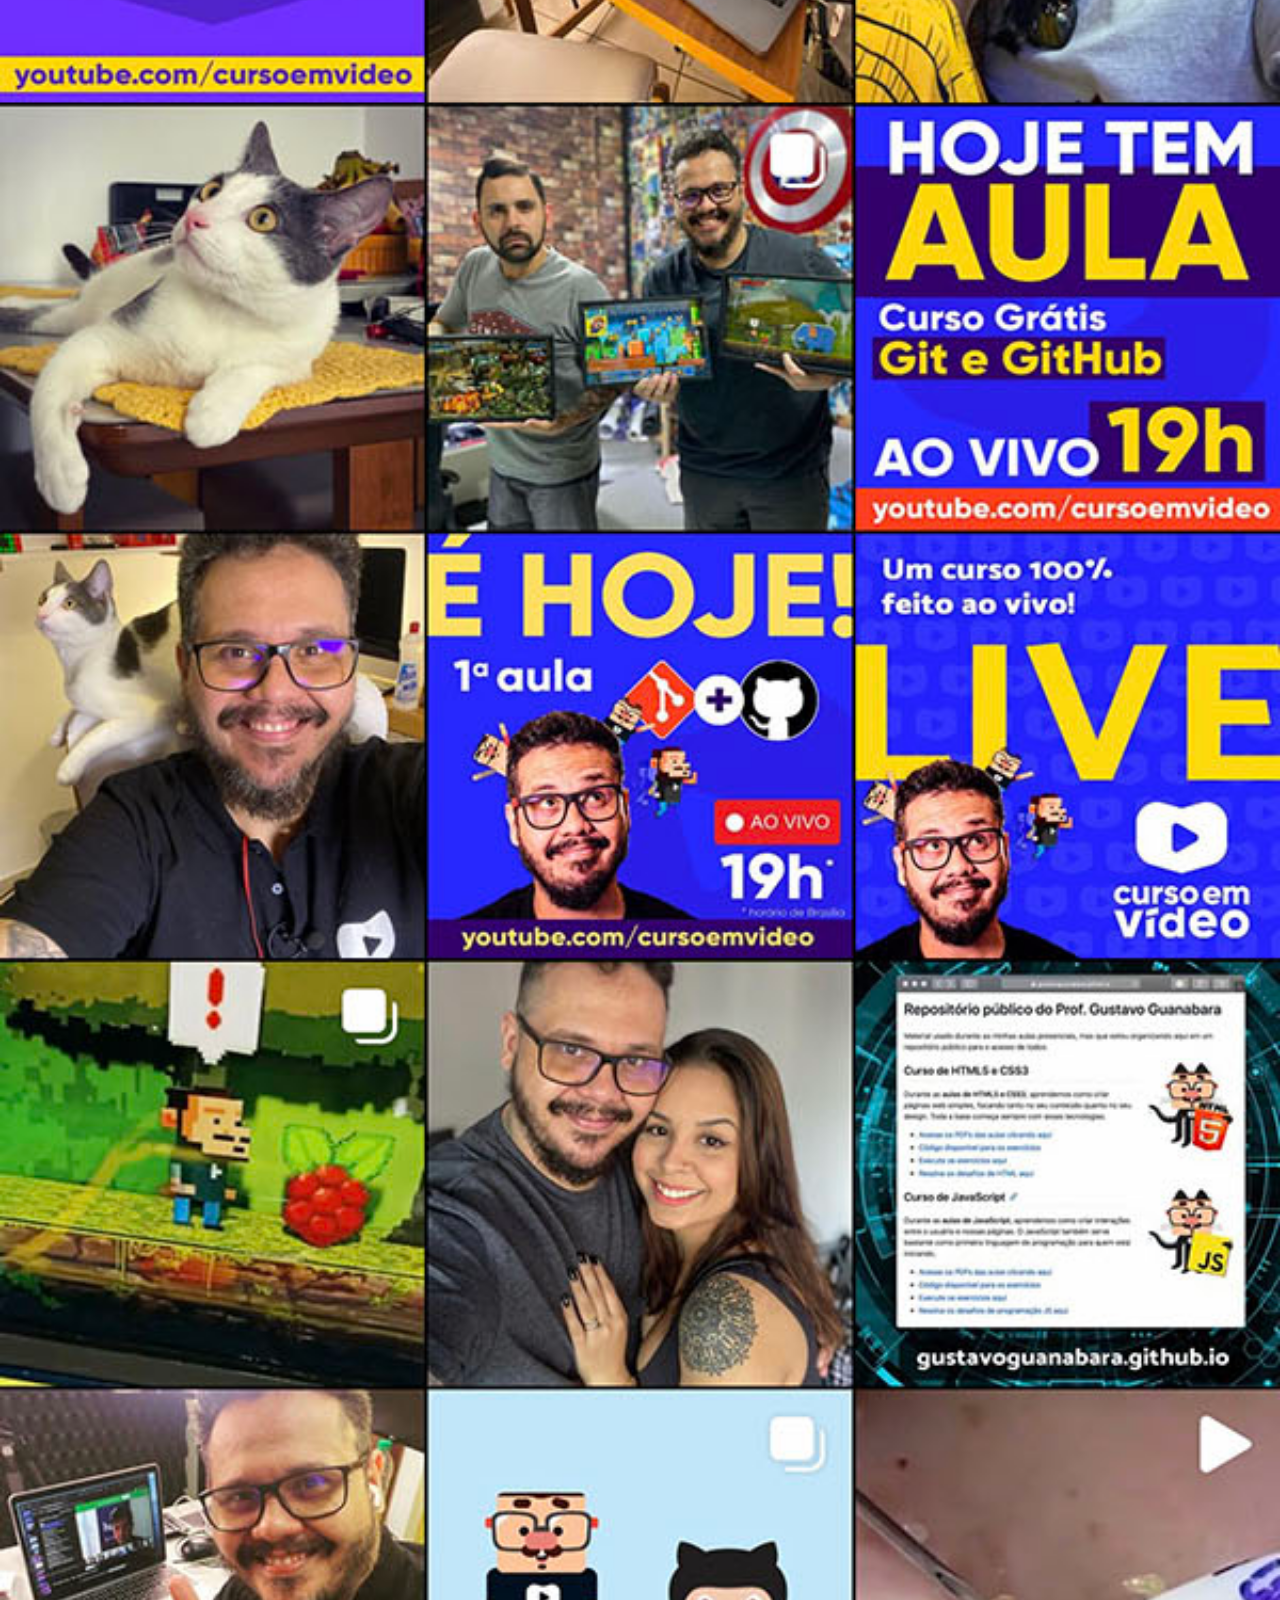
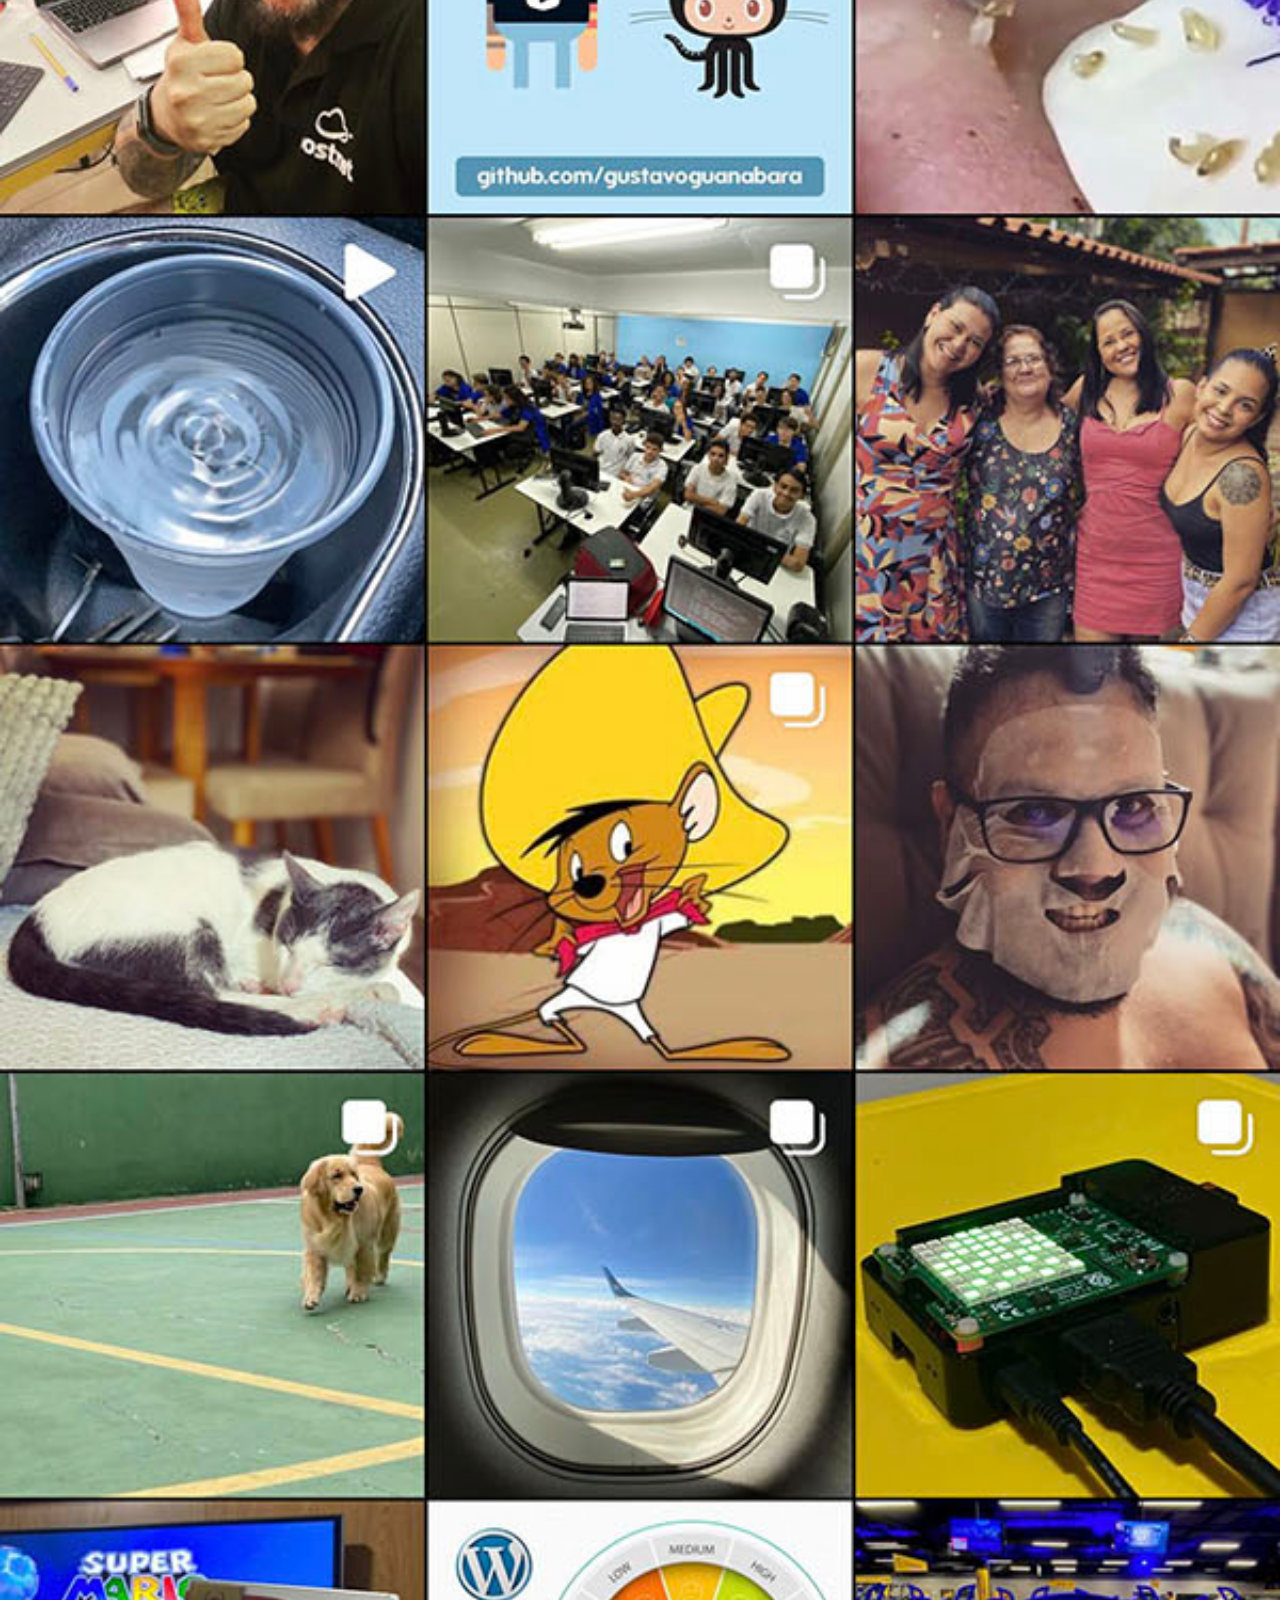
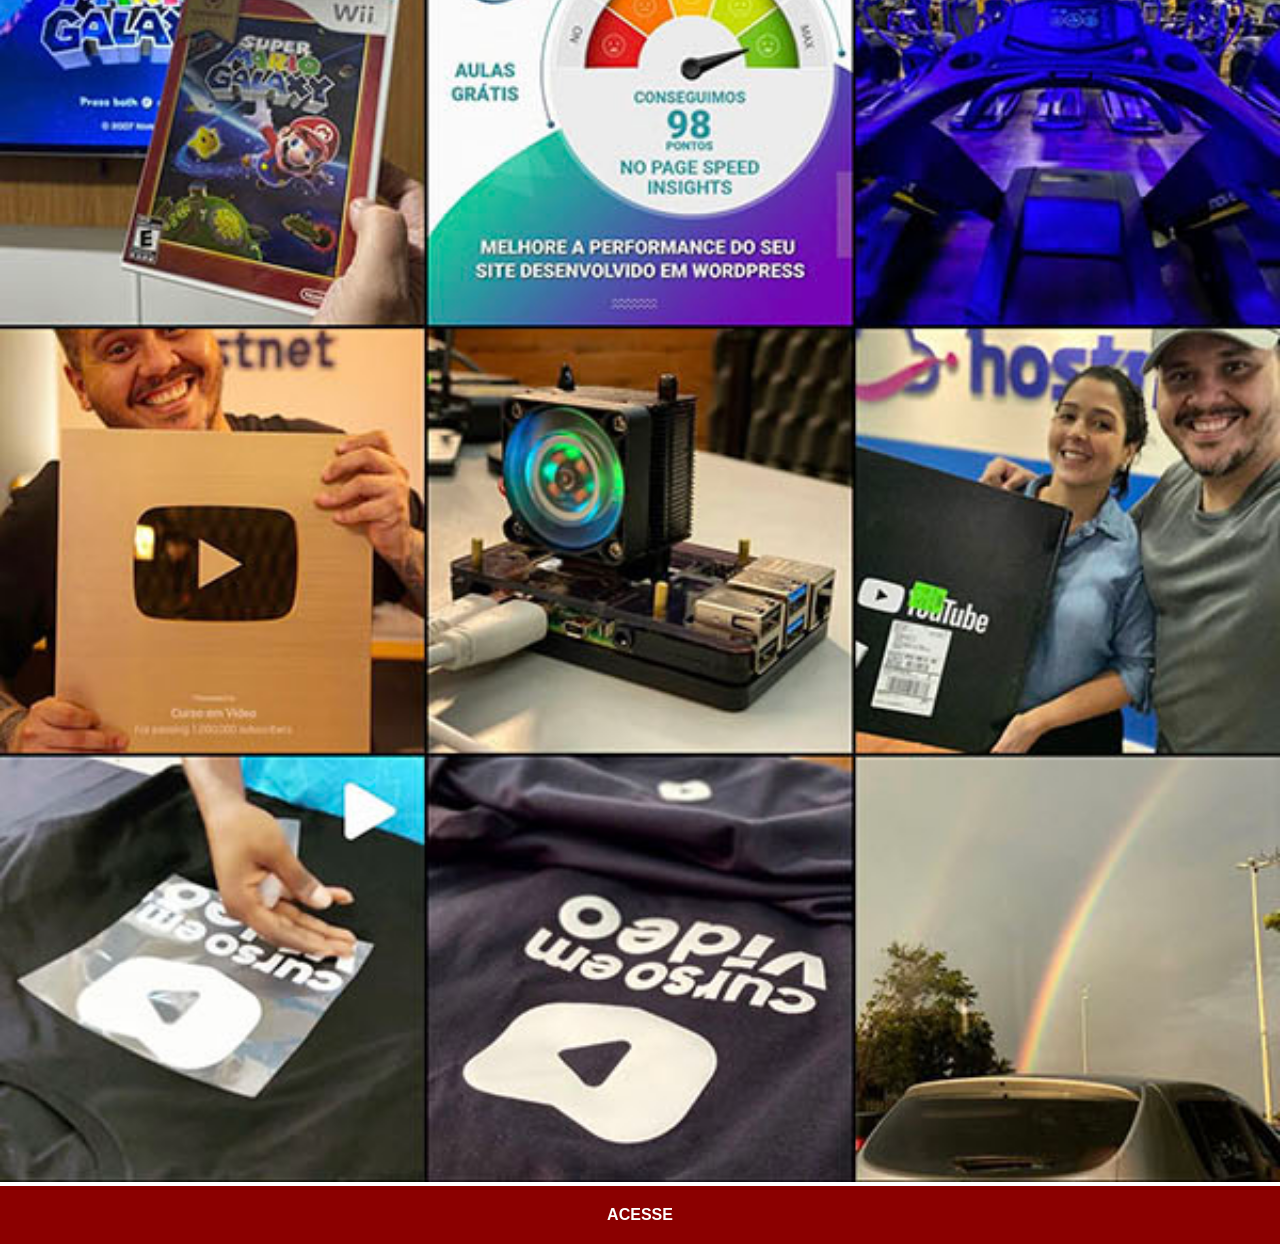
<file: instagram.html>
<!DOCTYPE html>
<html lang="pt-br">
<head>
    <meta charset="UTF-8">
    <meta name="viewport" content="width=device-width, initial-scale=1.0">
    <title>Instagram</title>
    <link rel="stylesheet" href="estilos/social.css">
</head>
<body>
    <img src="imagens/tela-instagram.jpg" alt="Istagram">
    <a href="https://www.instagram.com/gustavoguanabara" target="_blank">ACESSE</a>
</body>
</html>
</file>
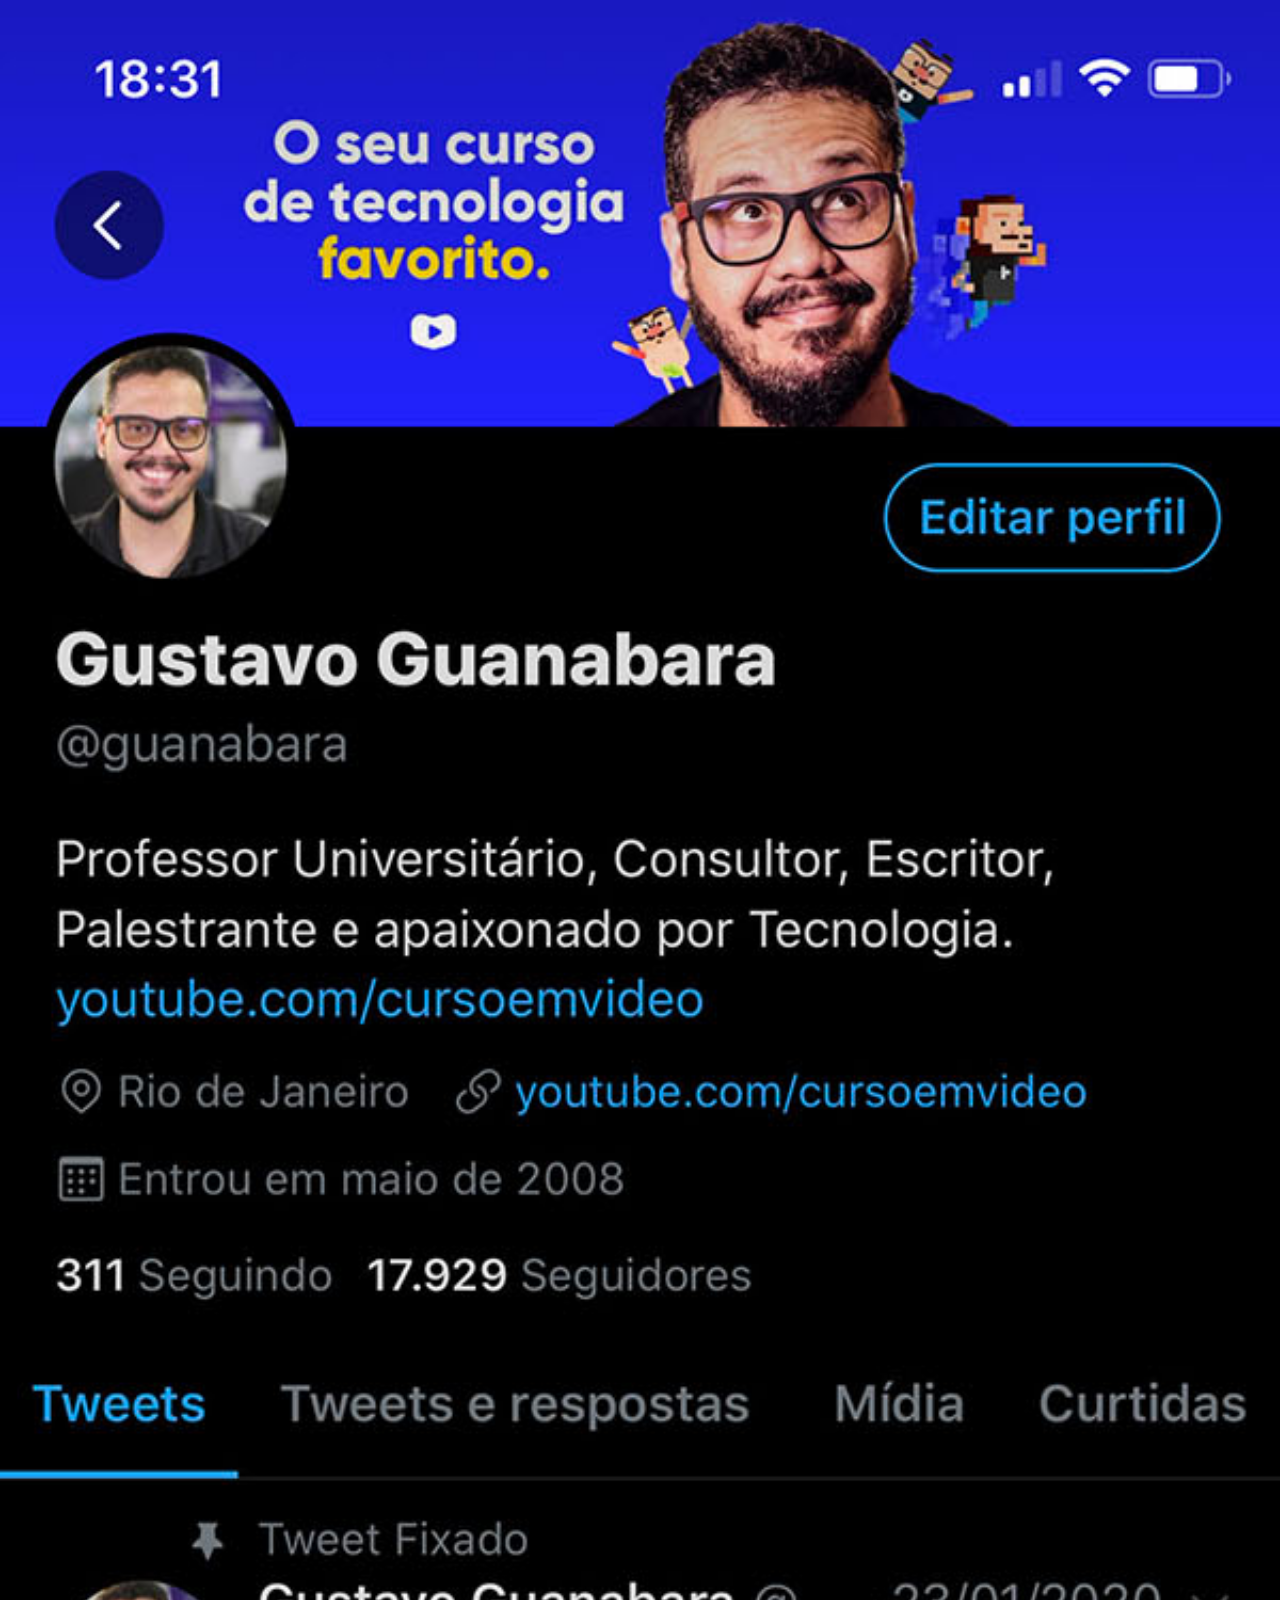
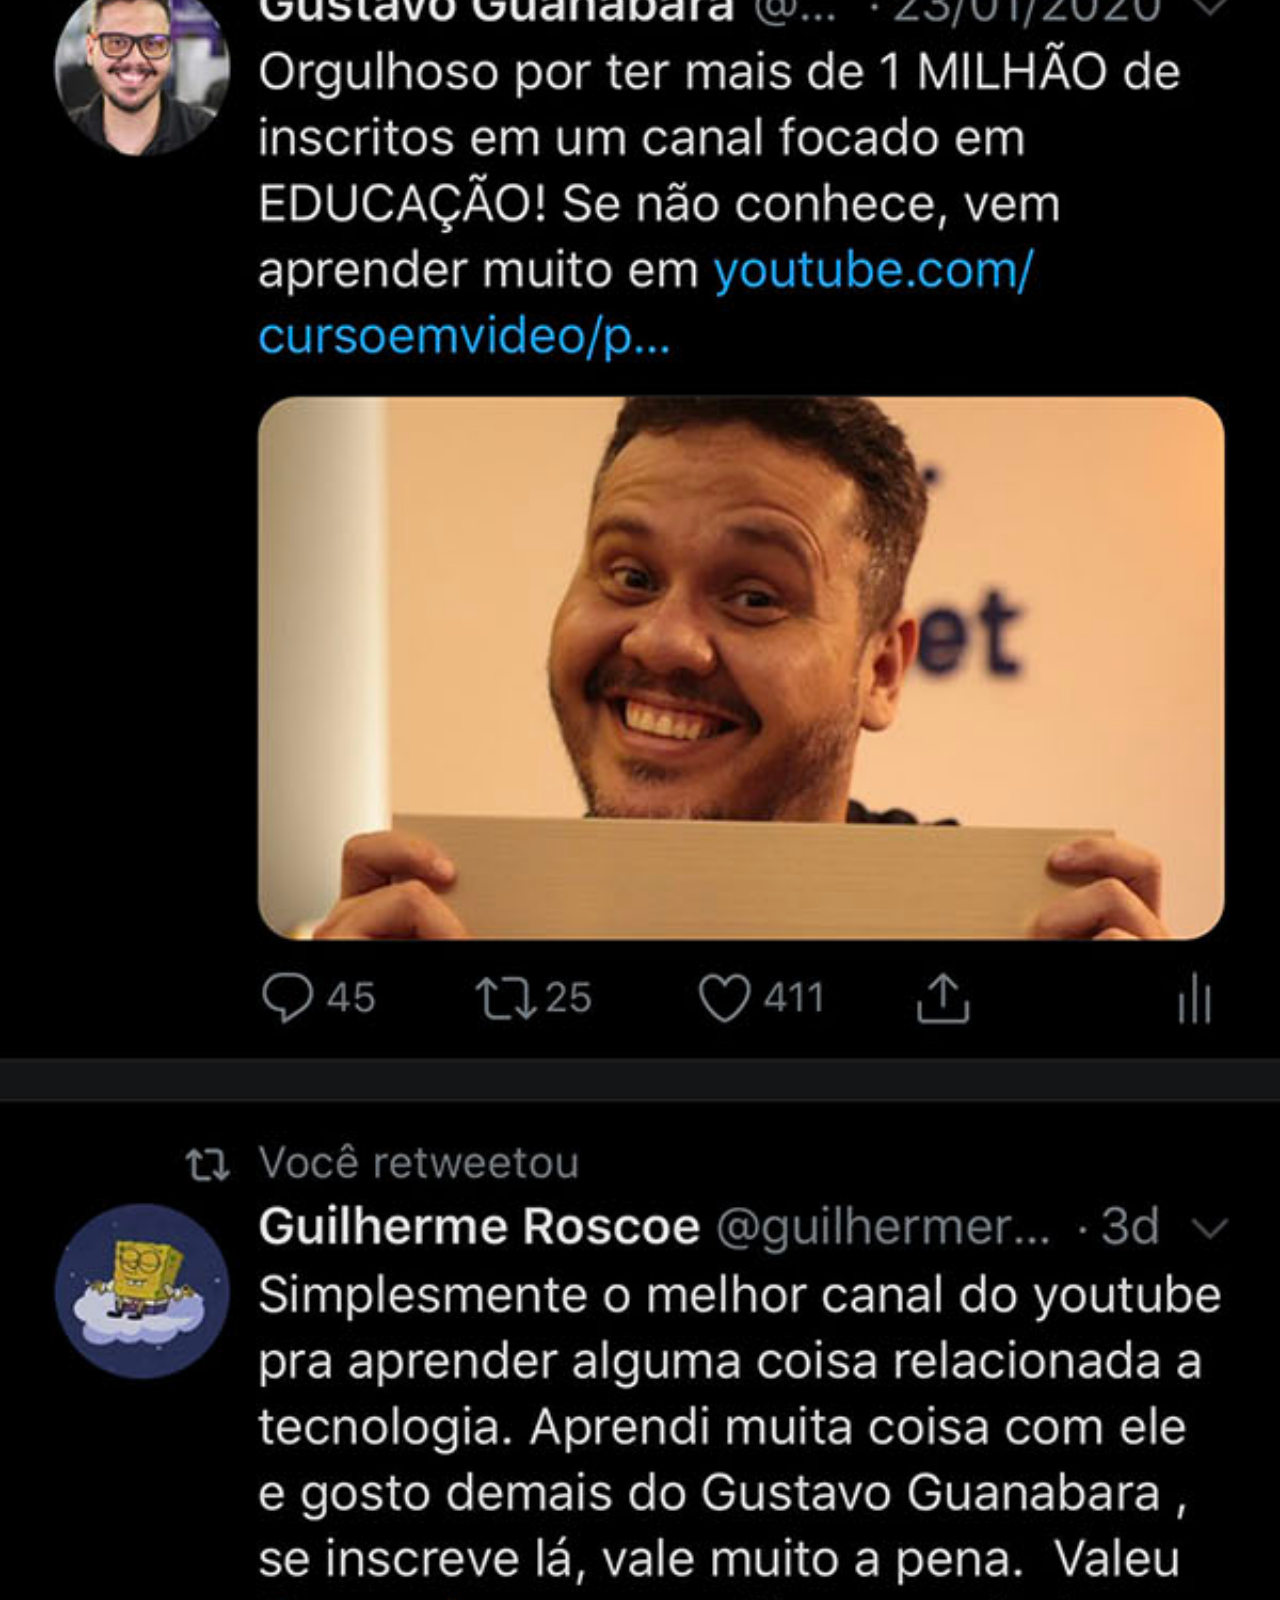
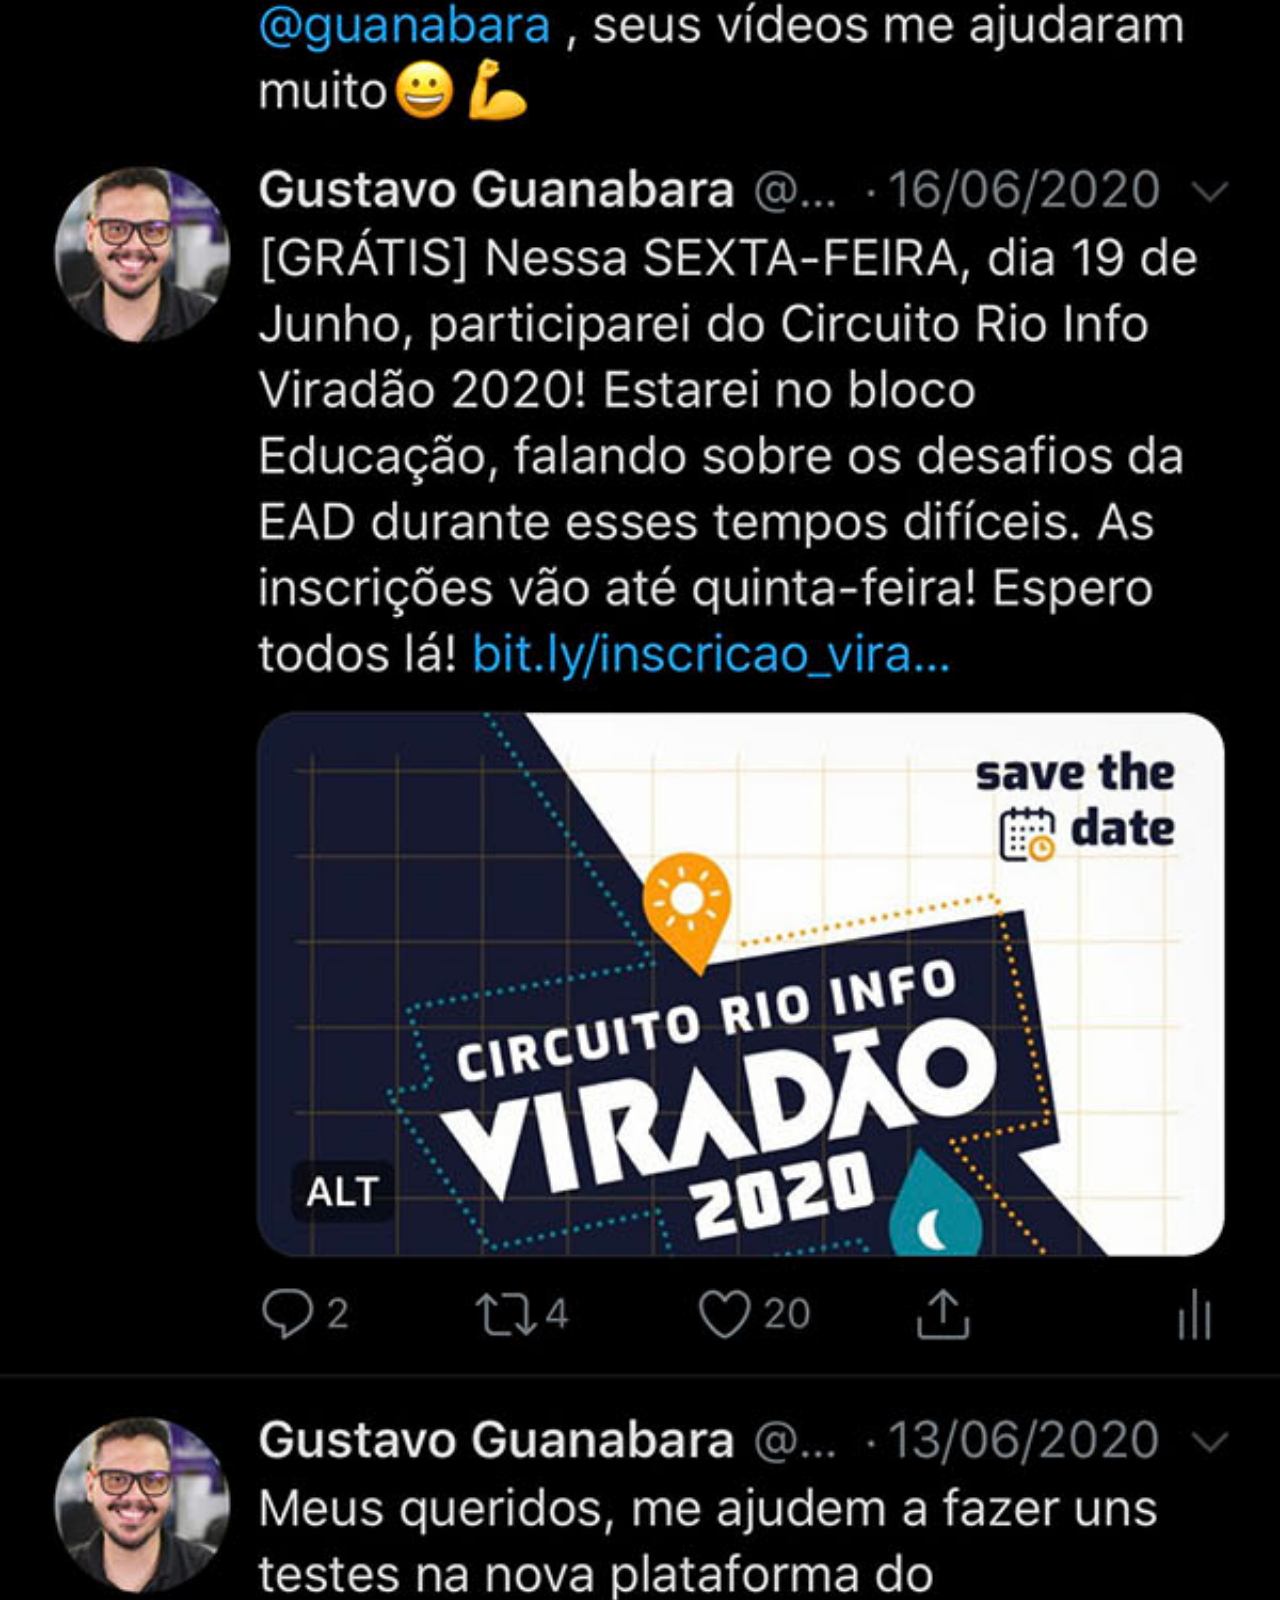
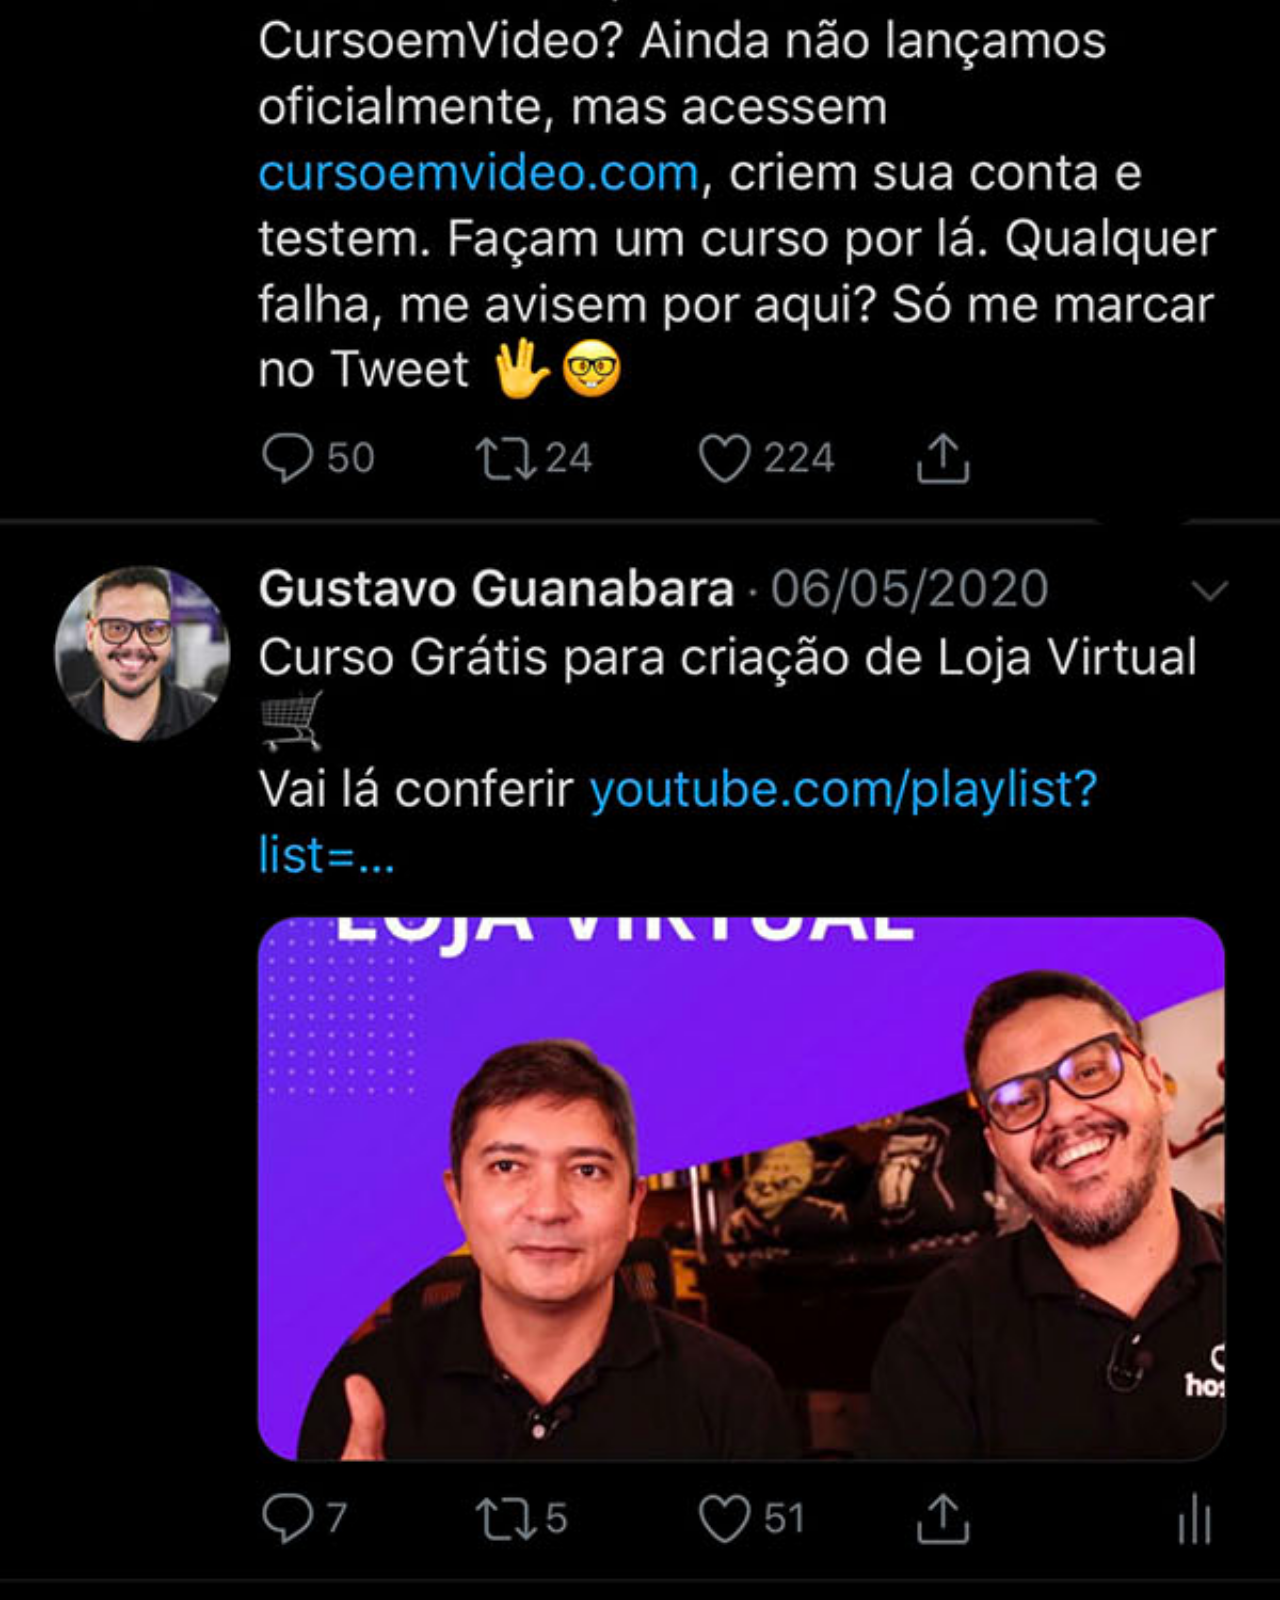
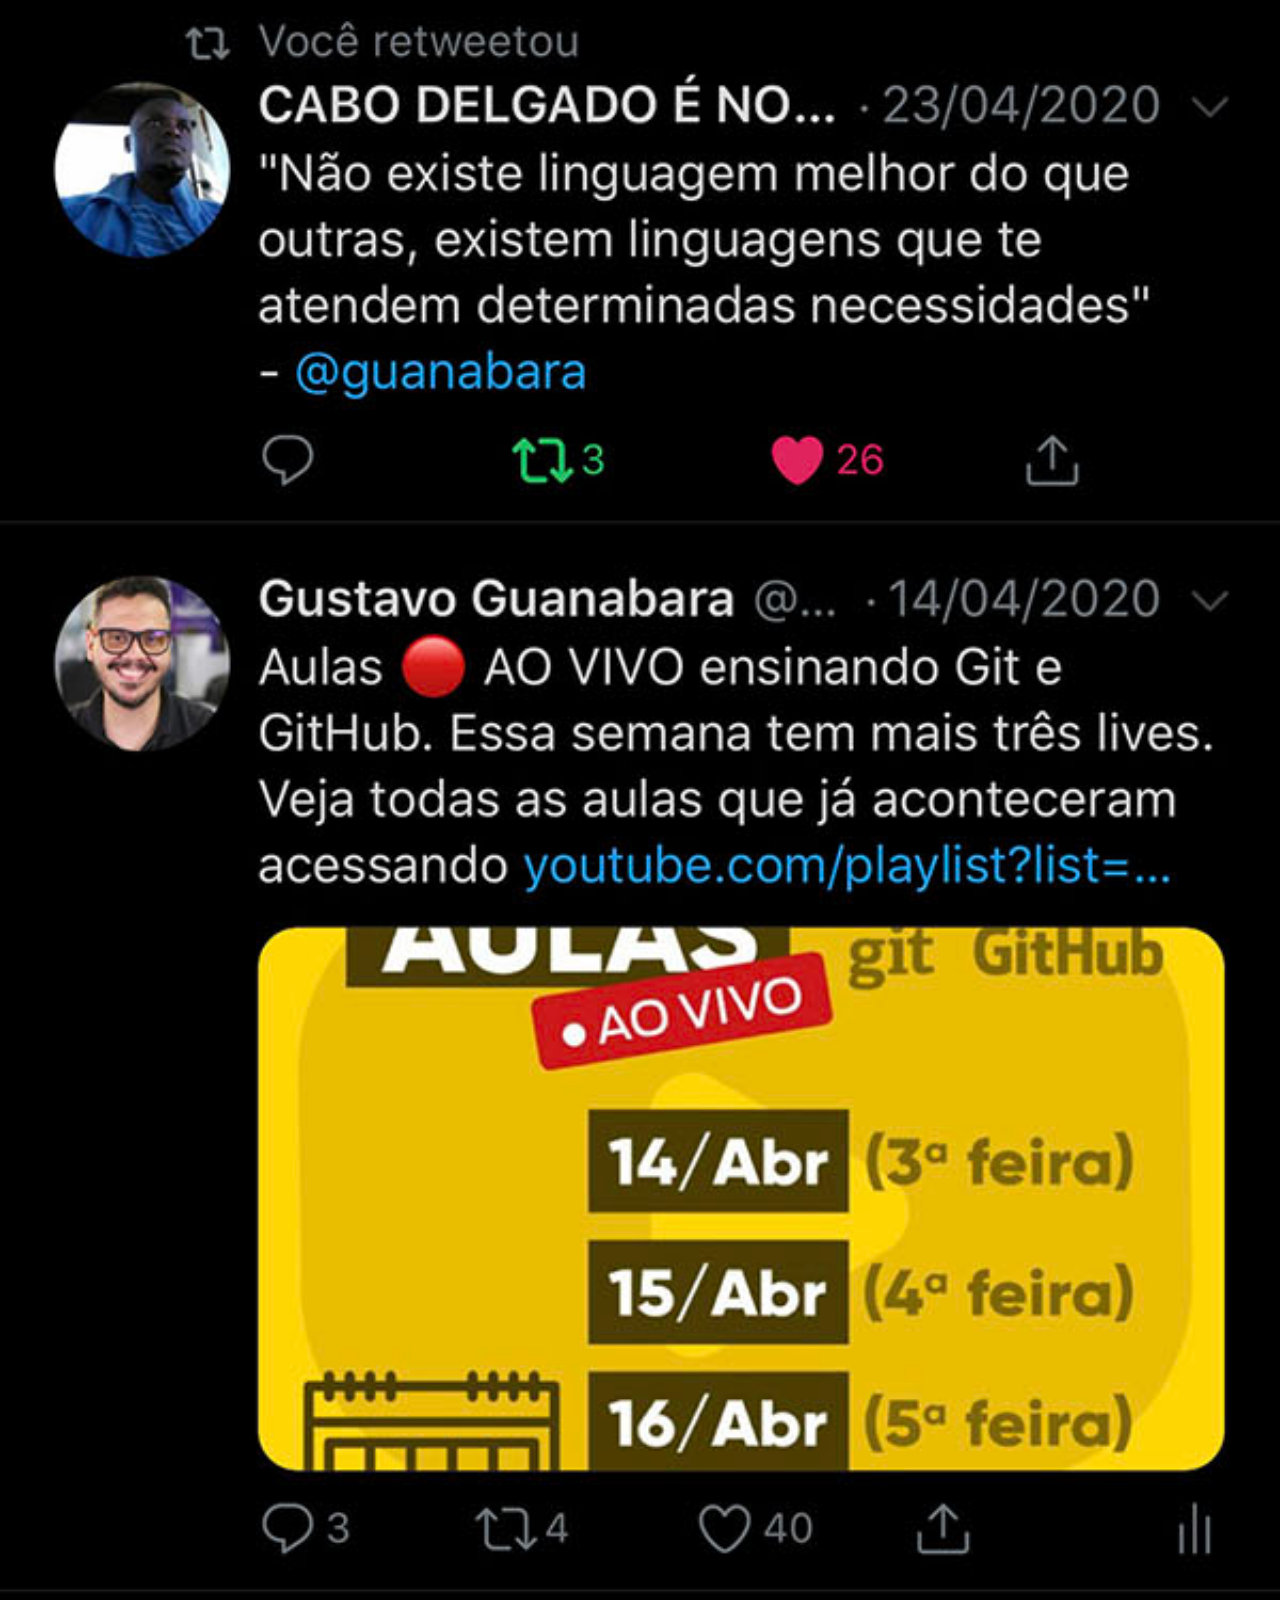
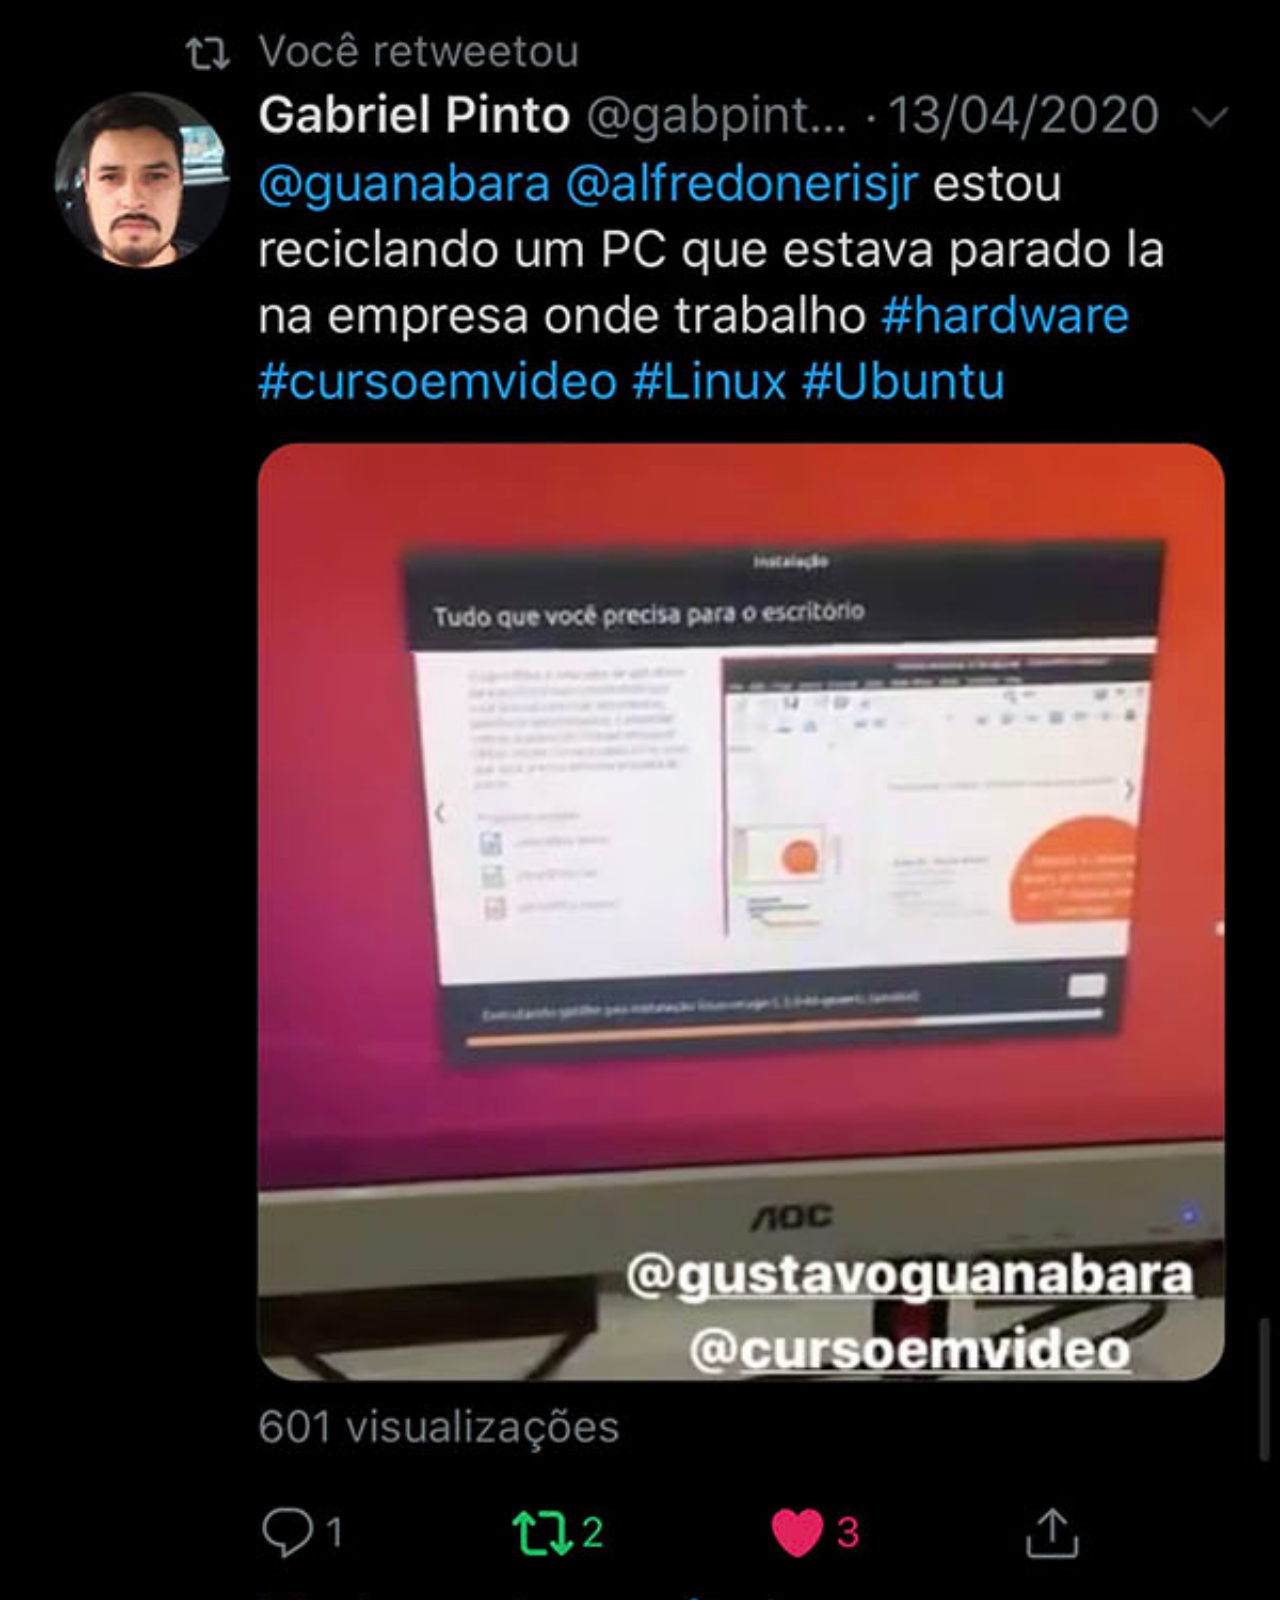
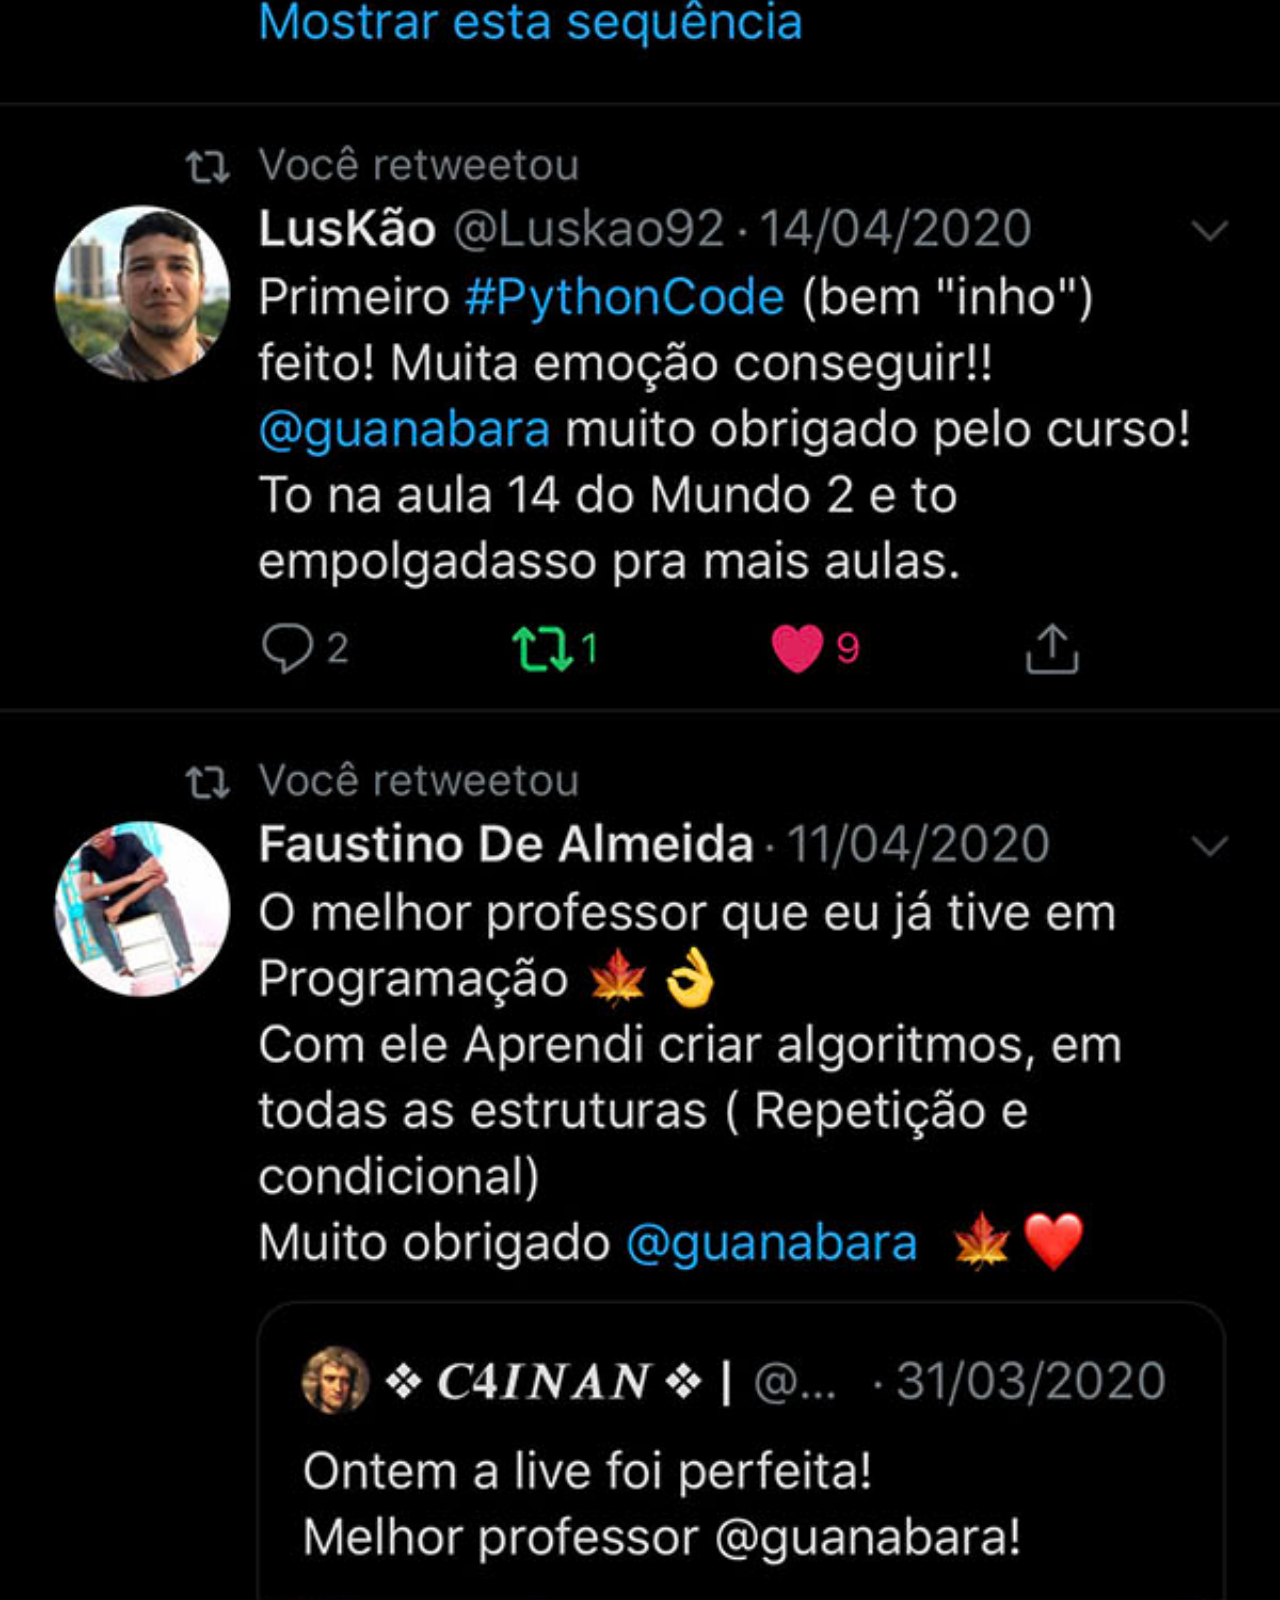
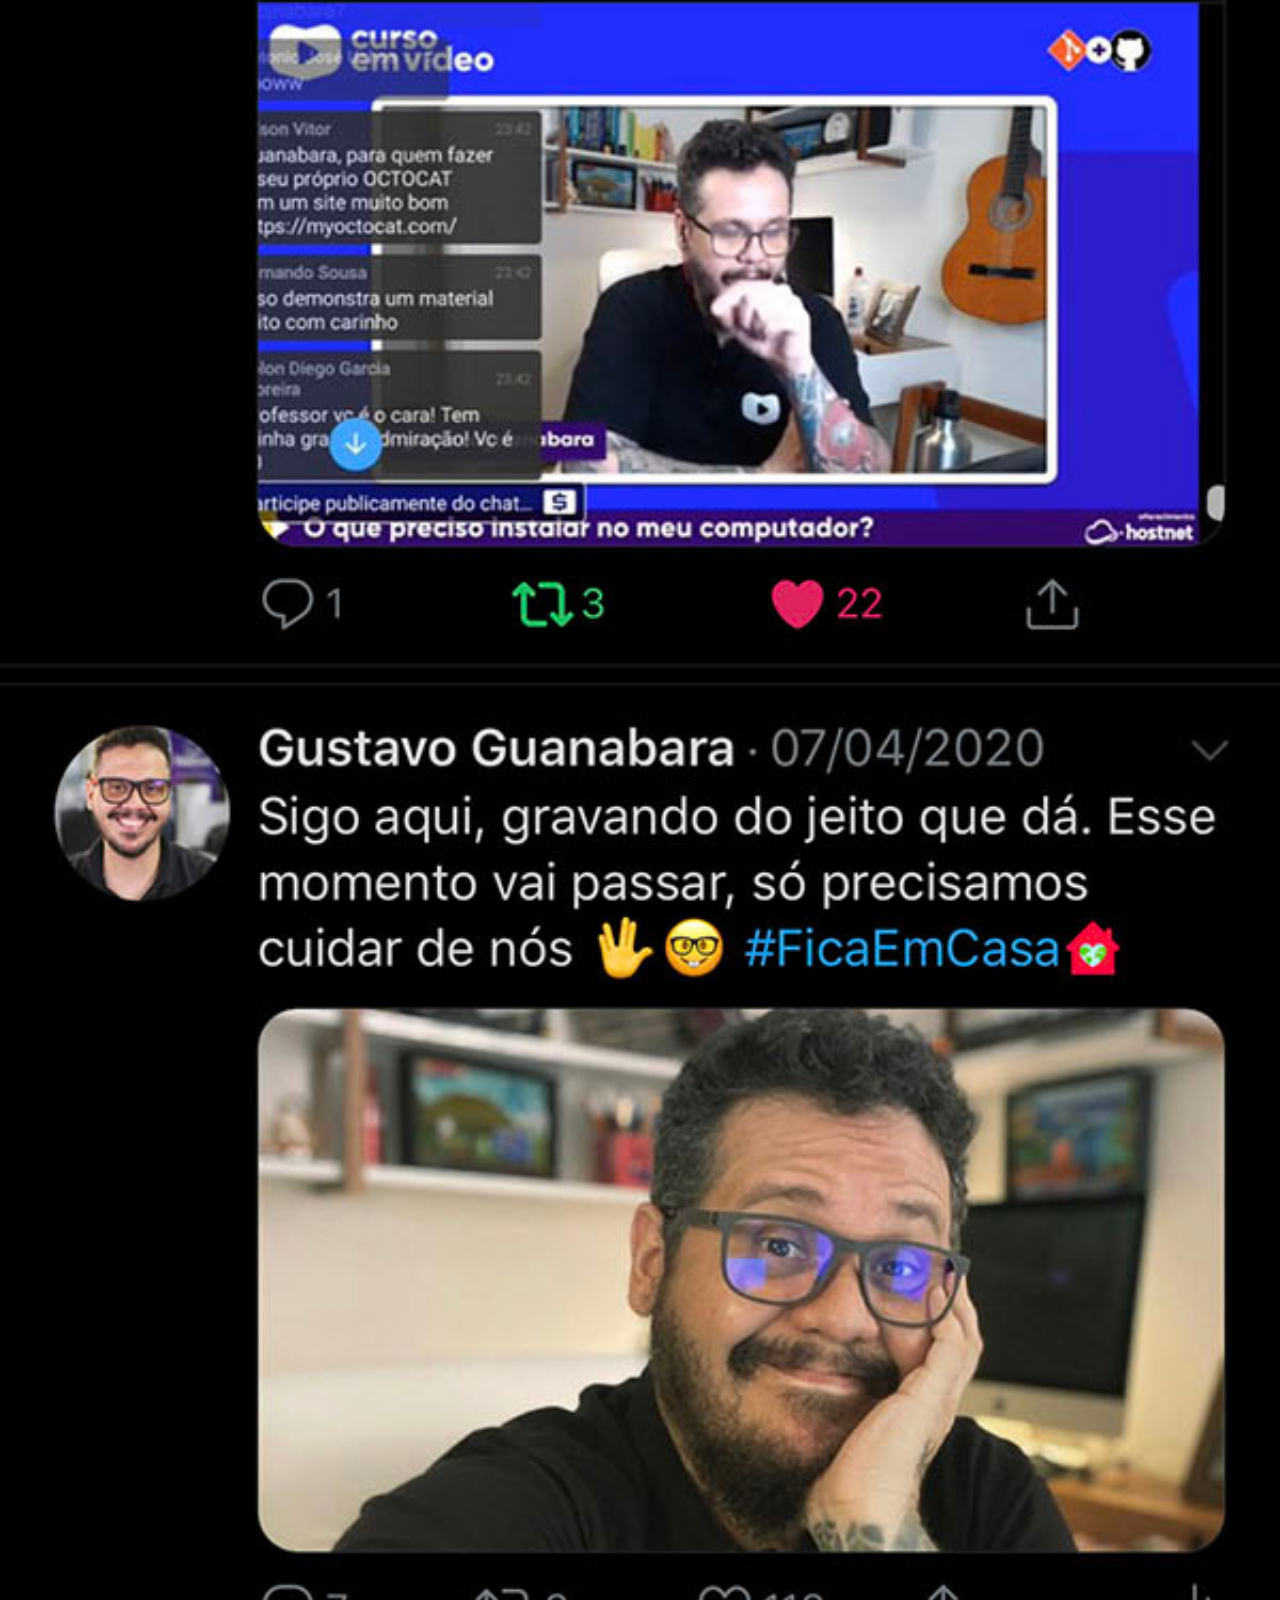
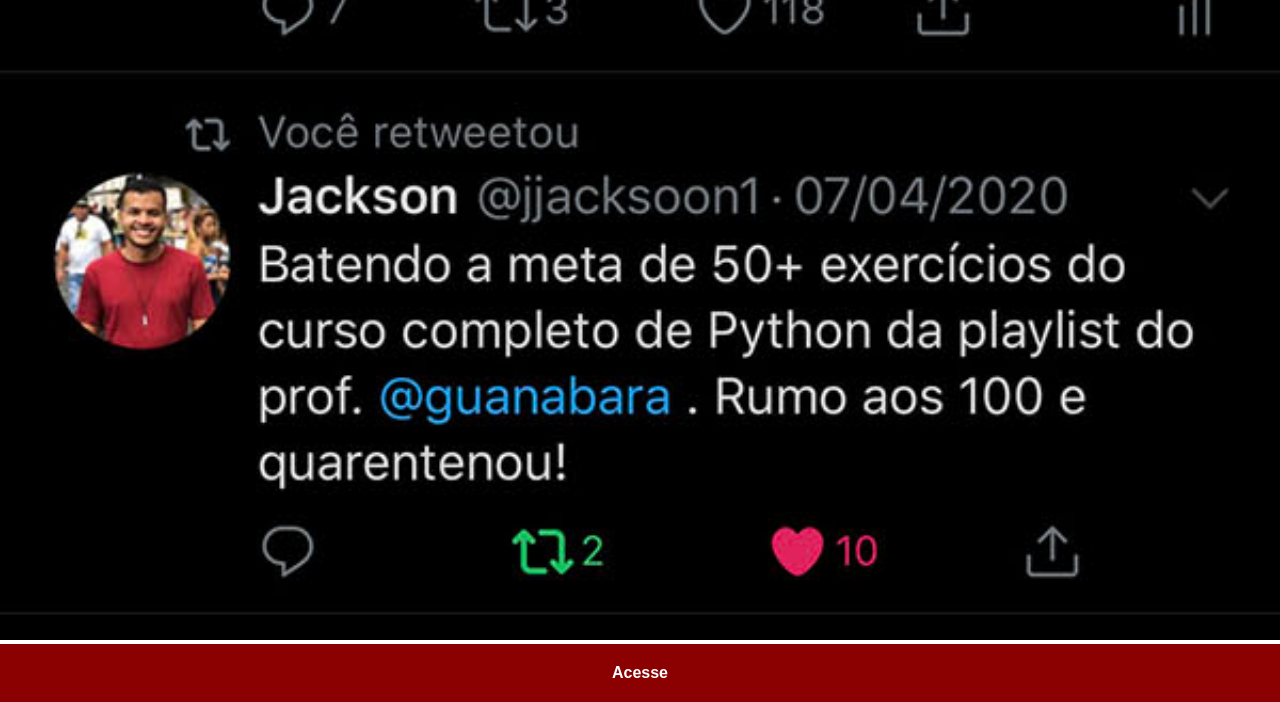
<file: twitter.html>
<!DOCTYPE html>
<html lang="pr-br">
<head>
    <meta charset="UTF-8">
    <meta name="viewport" content="width=device-width, initial-scale=1.0">
    <title>Twitter</title>
    <link rel="stylesheet" href="estilos/social.css">
</head>
<body>
    <img src="imagens/tela-twitter.jpg" alt="Twitter">
    <a href="https://x.com/leosantana" target="_blank">Acesse</a>
</body>
</html>
</file>
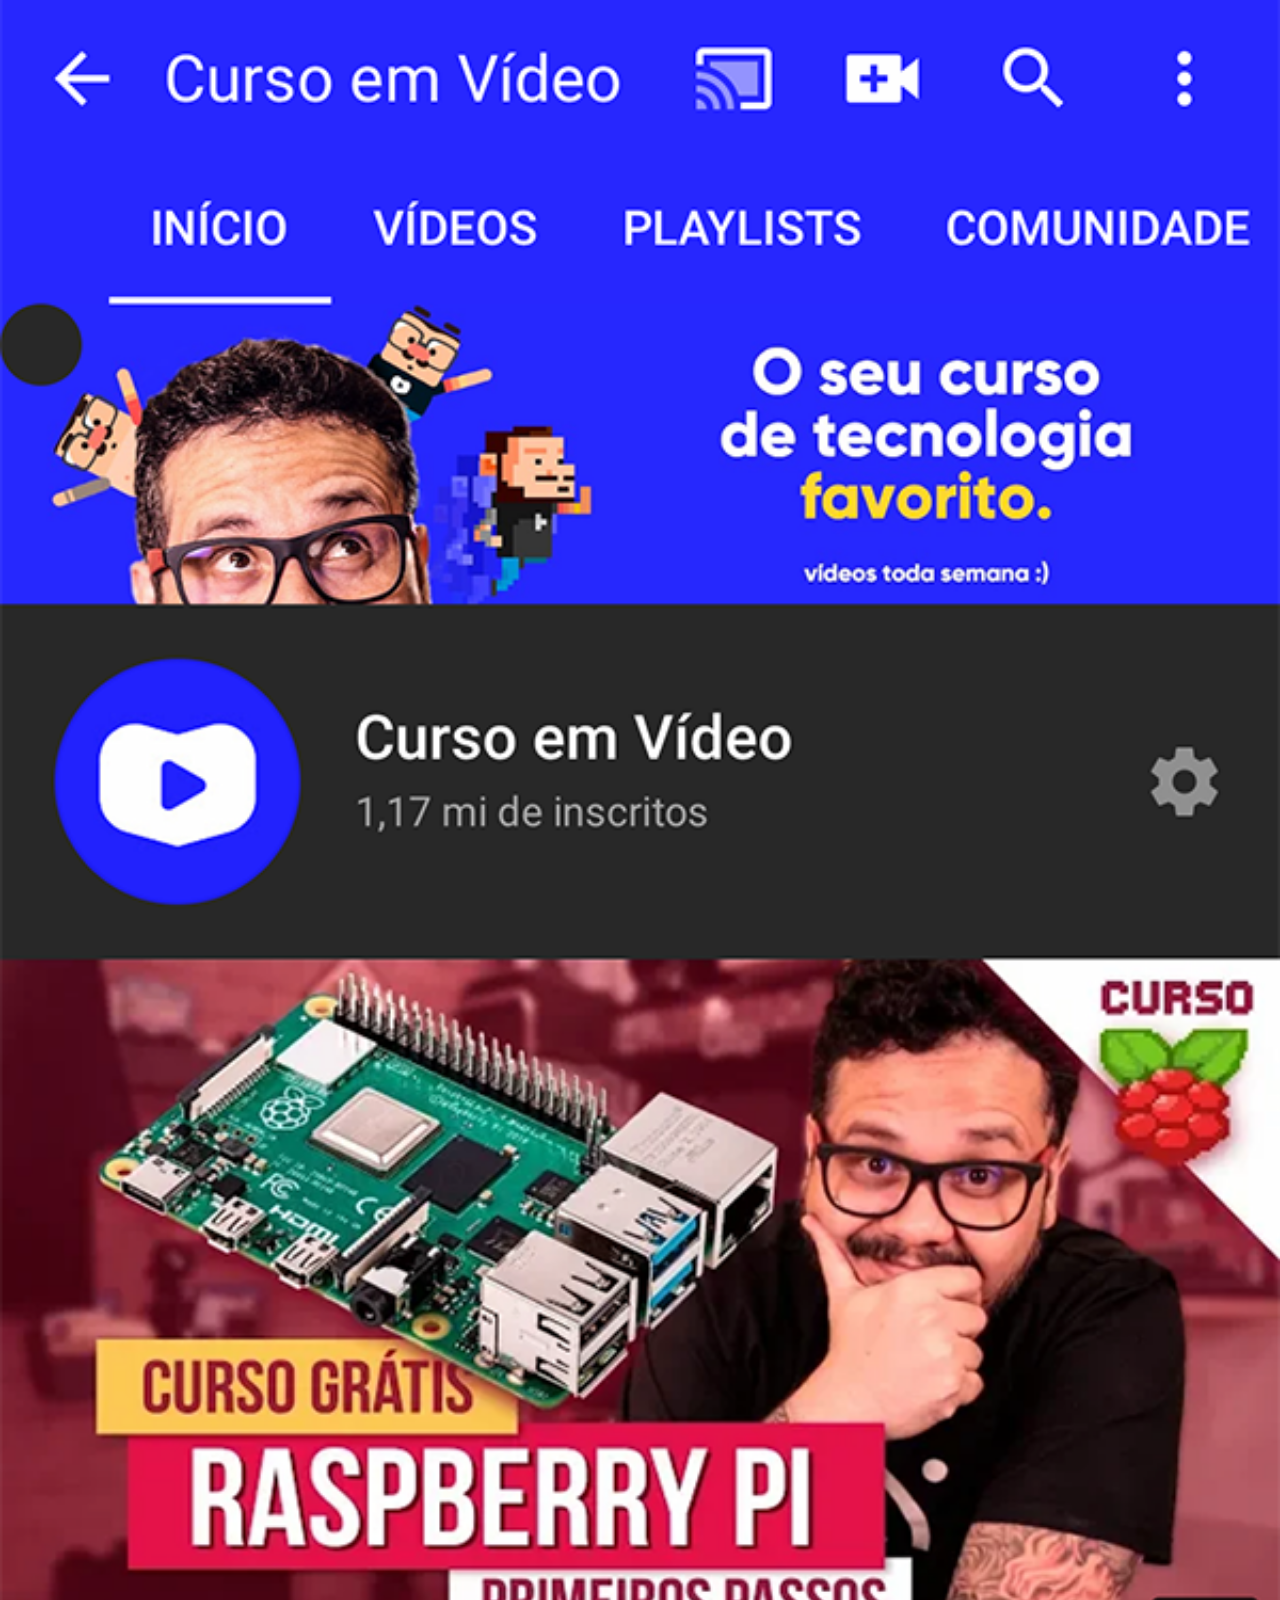
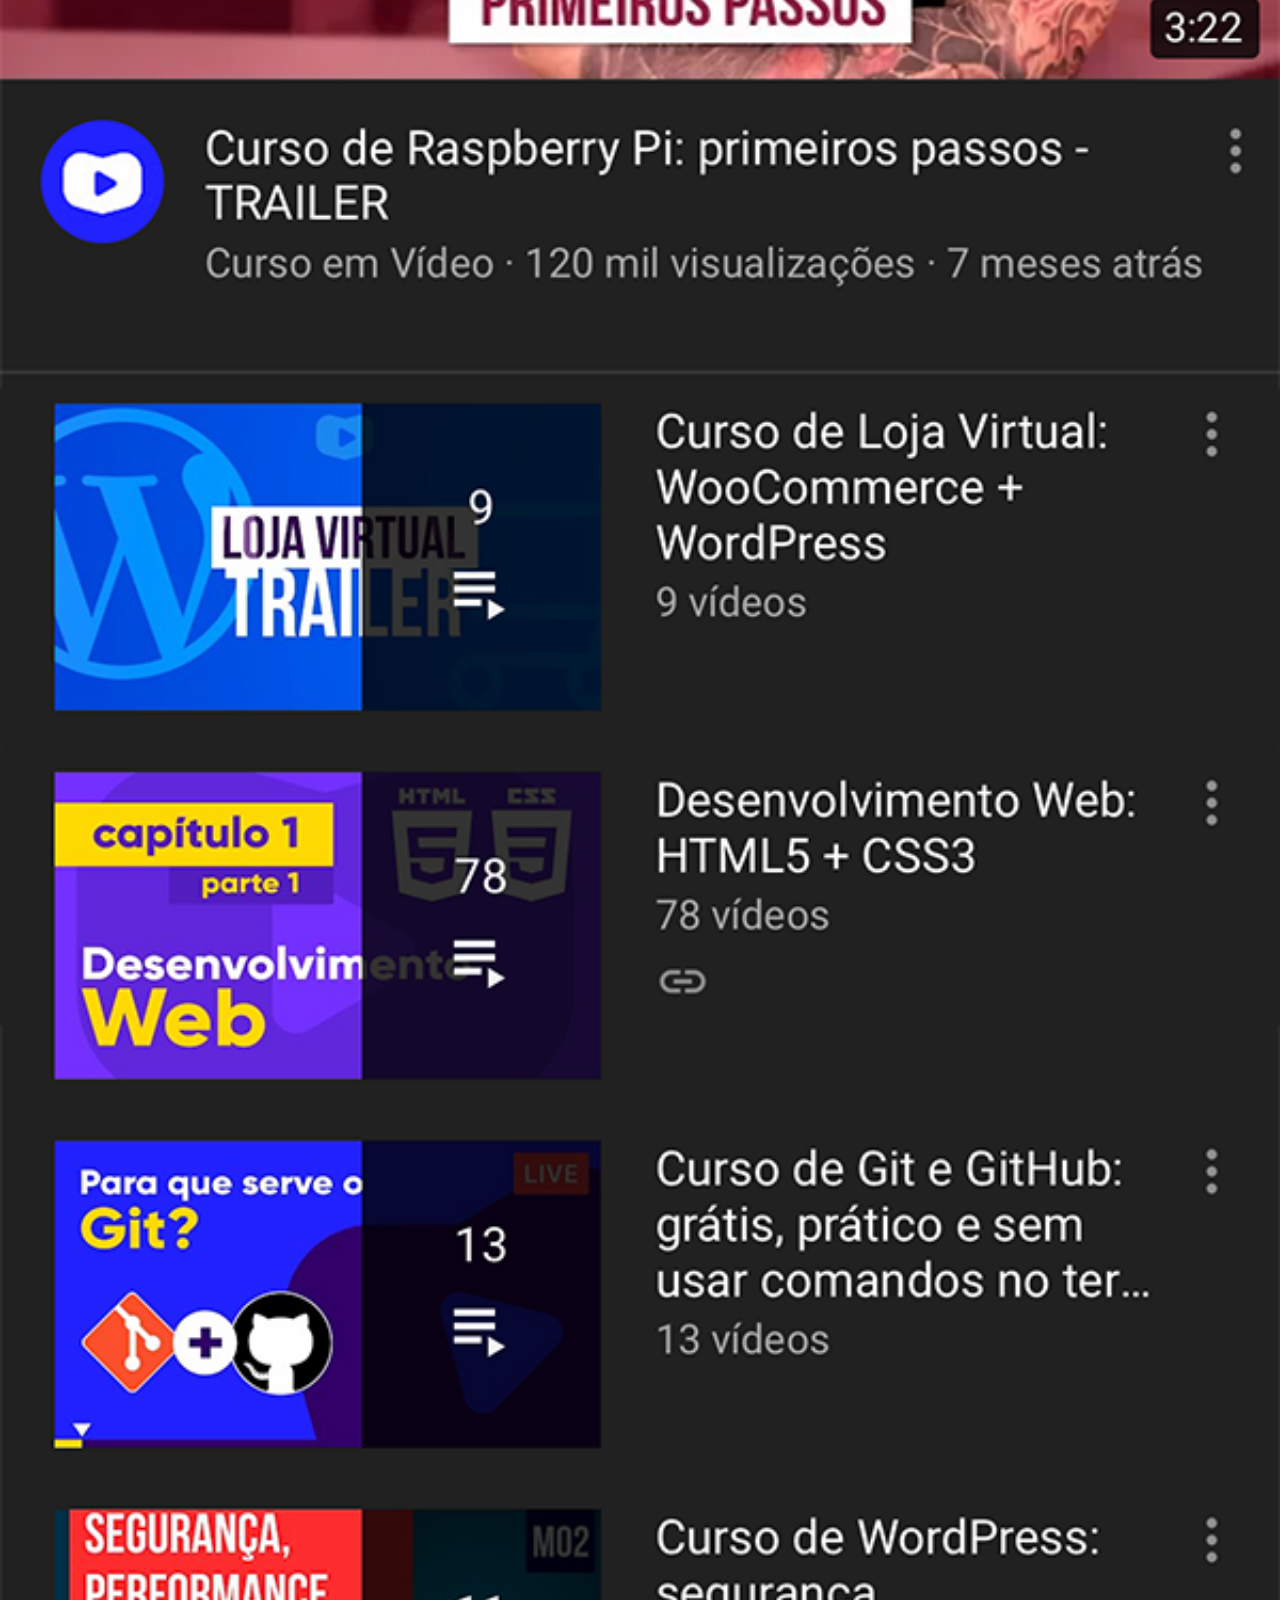
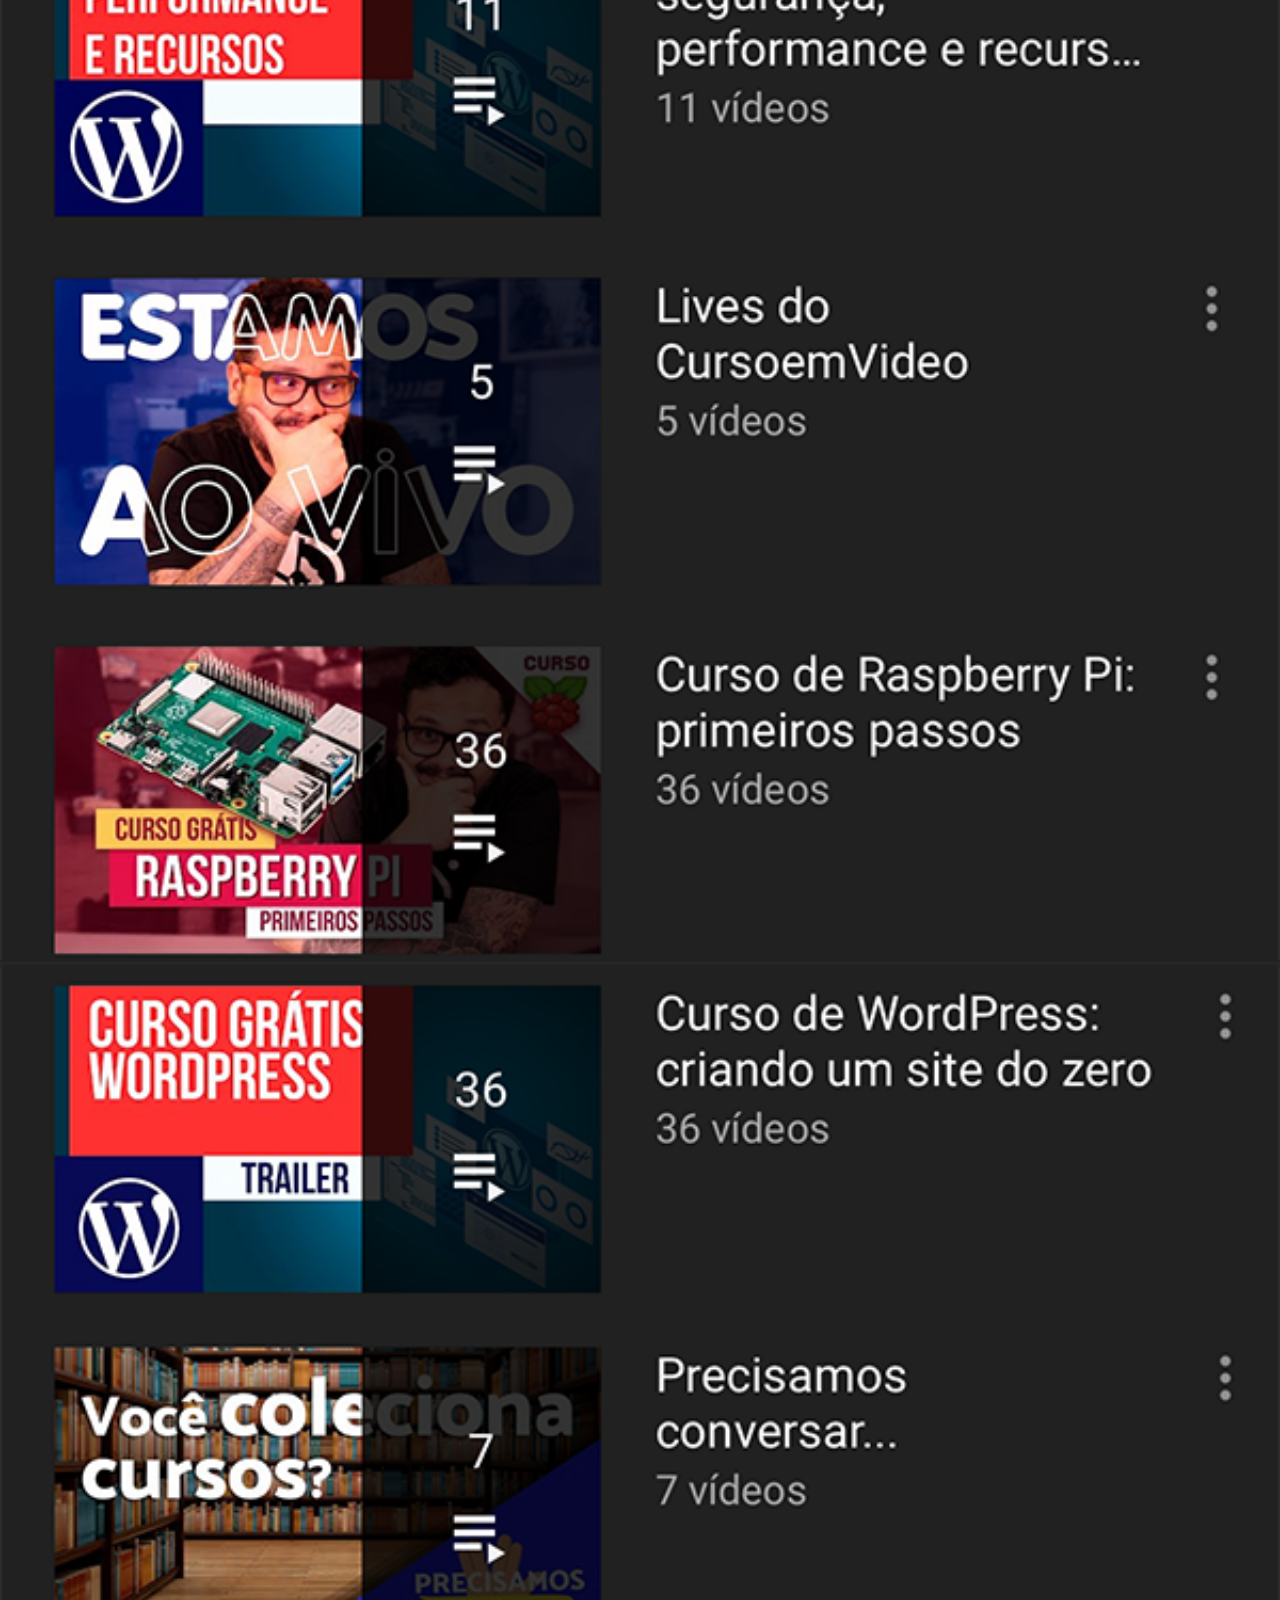
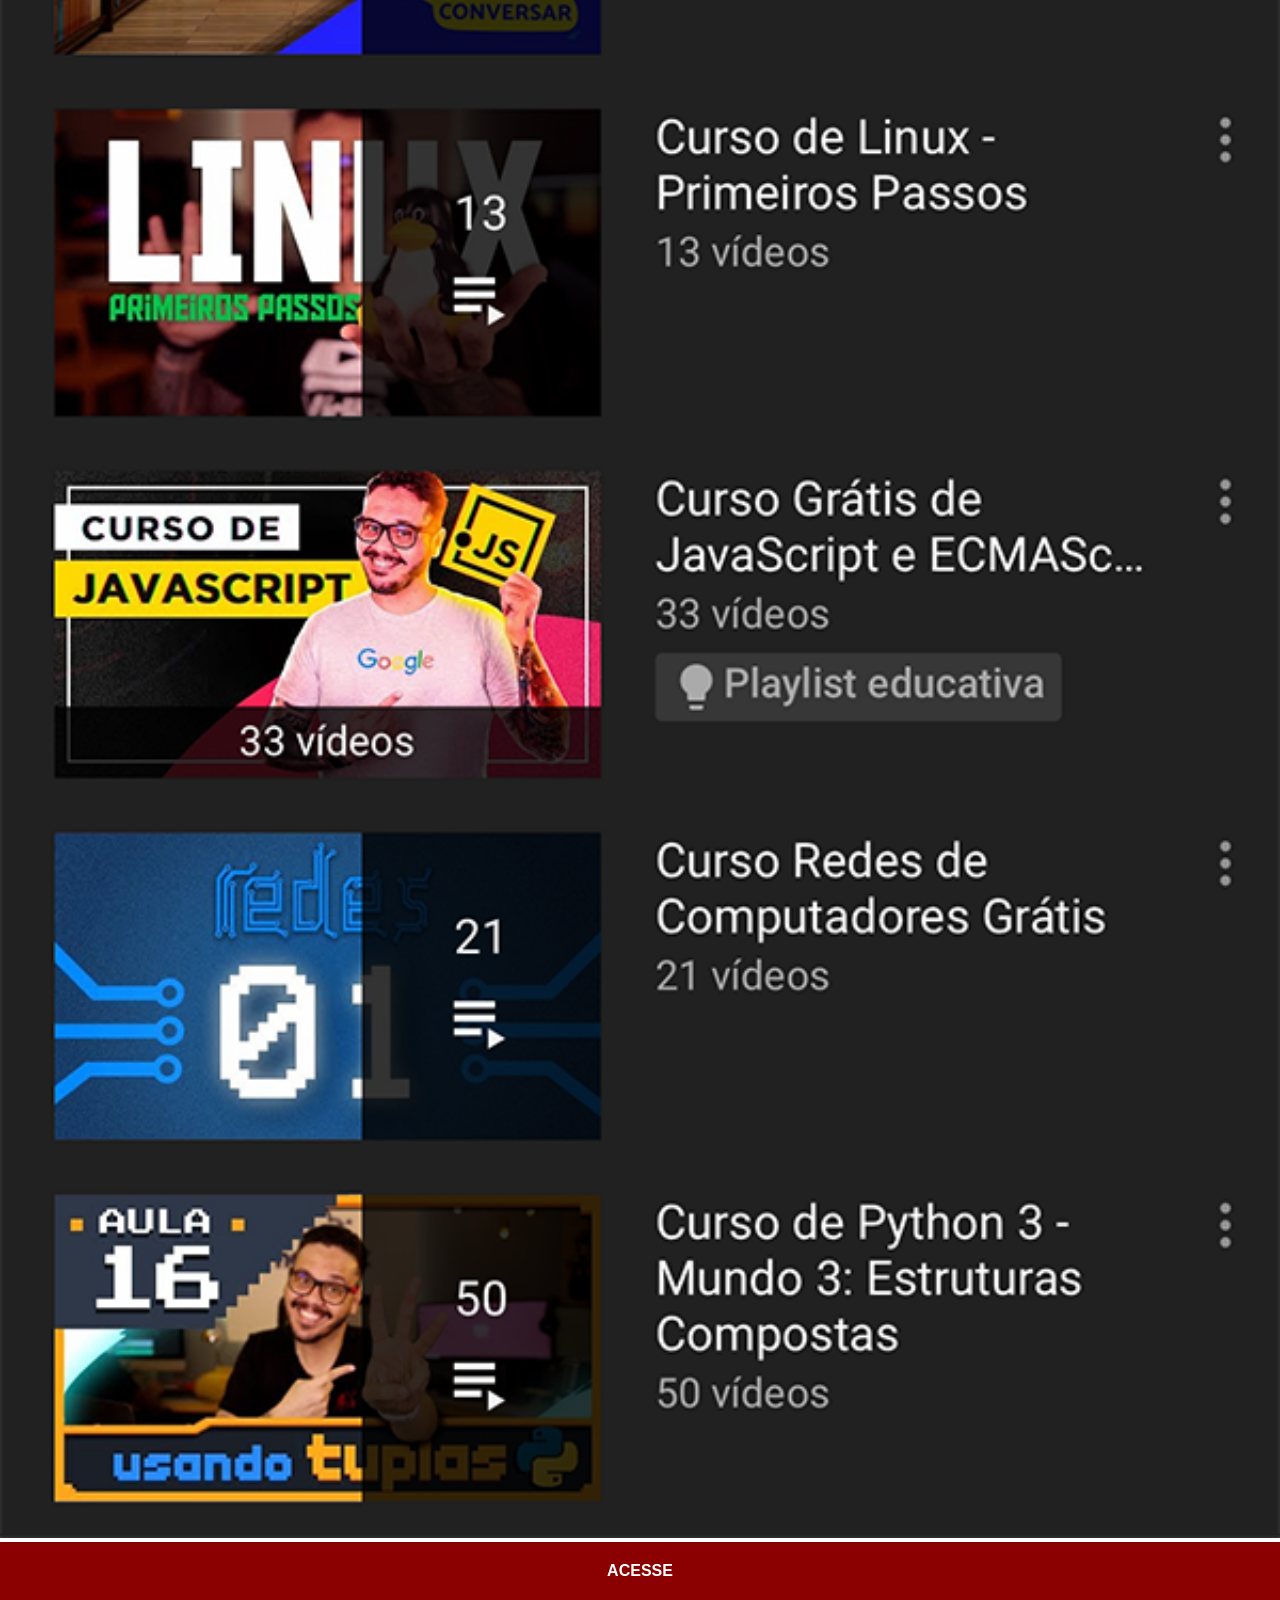
<file: youtube.html>
<!DOCTYPE html>
<html lang="en">
<head>
    <meta charset="UTF-8">
    <meta name="viewport" content="width=device-width, initial-scale=1.0">
    <title>Youtube</title>
    <link rel="stylesheet" href="estilos/social.css">
</head>
<body>
    <img src="imagens/tela-youtube.png" alt="YouTube">
    <a href="https://www.youtube.com/@cursoemvideo/playlists" target="_blank">ACESSE</a>
</body>
</html>
</file>
<file: estilos/style.css>
@charset "UTF-8";

* {
    margin: 0;
    padding: 0;
    font-family: Arial, Helvetica, sans-serif;
};

html,body {
    height: 100vh;
    width: 100vw;
    background-color: black;
}

body {
    background: url('../imagens/fundo-madeira.jpg')no-repeat top center;
    background-size: cover;
    background-attachment: fixed;
}

main {
    height: 100vh;
    position: relative;
    
}

section#telefone {
    position: absolute;
    top: 50%;
    left: 50%;
    transform: translate(-50%, -50%);

    height: 627px;
    width: 311px;
    
    background: url('../imagens/frame-iphone.png')no-repeat;
}

iframe#tela {
    position: relative;
    top: 80px;
    left: 22px;
    width: 267px;
    height: 471px;
}

section#redes-socias {
    text-align: right;
}

section#redes-socias img {
    width: 50px;
    margin: 10px;
    border-radius: 50%;
    box-shadow: 2px 2px 5px rgb(73, 71, 71);
    box-sizing: border-box;
    
}

section#redes-socias img:hover {
    border: 1px solid rgba(255, 255, 255, 0.604);
    transform: translate(-3px, -3px);
    box-shadow: 5px 5px 10px rgba(0, 0, 0, 0.608);
    transition: transform 0.5s;
}
</file>
<file: estilos/social.css>
@charset "UTF-8";

*{
            margin: 0px;
            padding: 0px;
            font-family: Arial, Helvetica, sans-serif;
        }

        ::-webkit-scrollbar {
            width: 0px;
            height: 0px;
        }

        img {
            width: 100vw;
        }

        a {
            display: block;
            background-color: darkred;
            color: white;
            padding: 20px;
            text-align: center;
            font-weight: bolder;
            text-decoration: none;
        }

        a:hover {
            background-color: red;
        }
</file>
